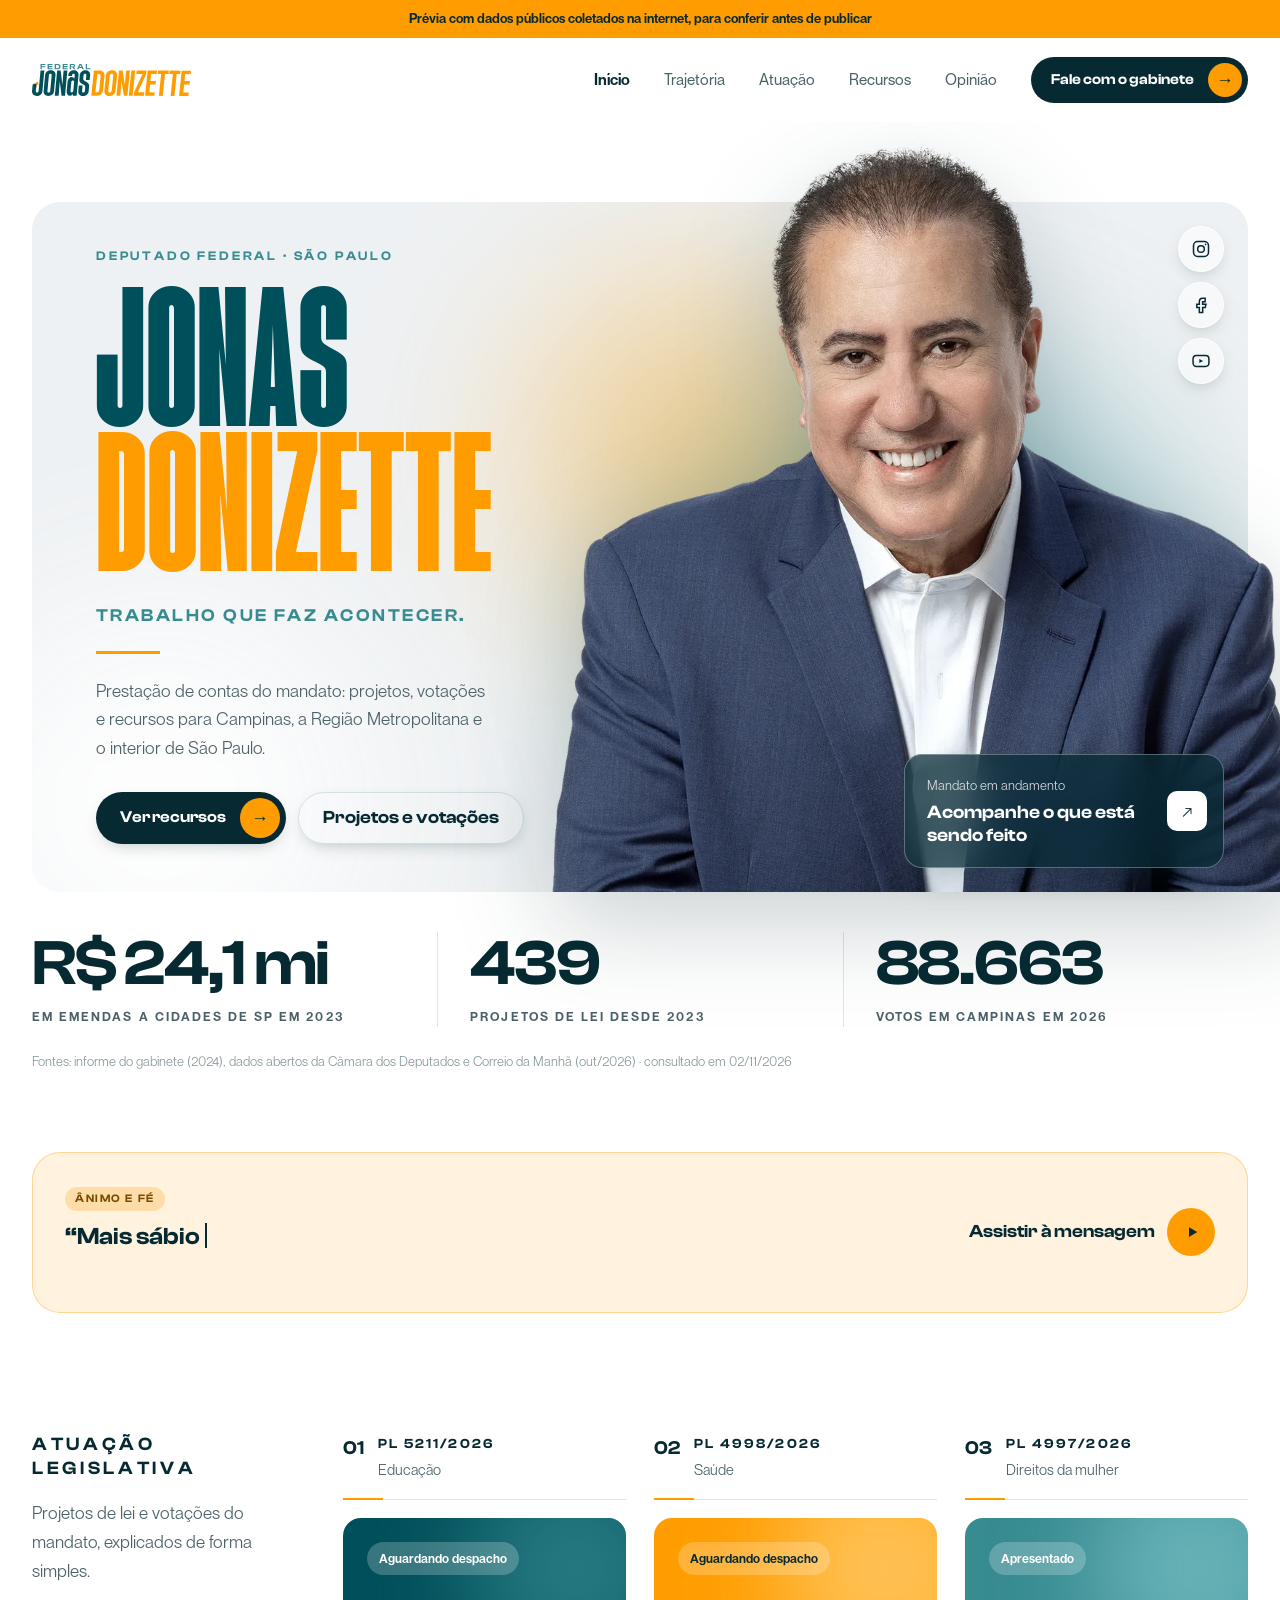
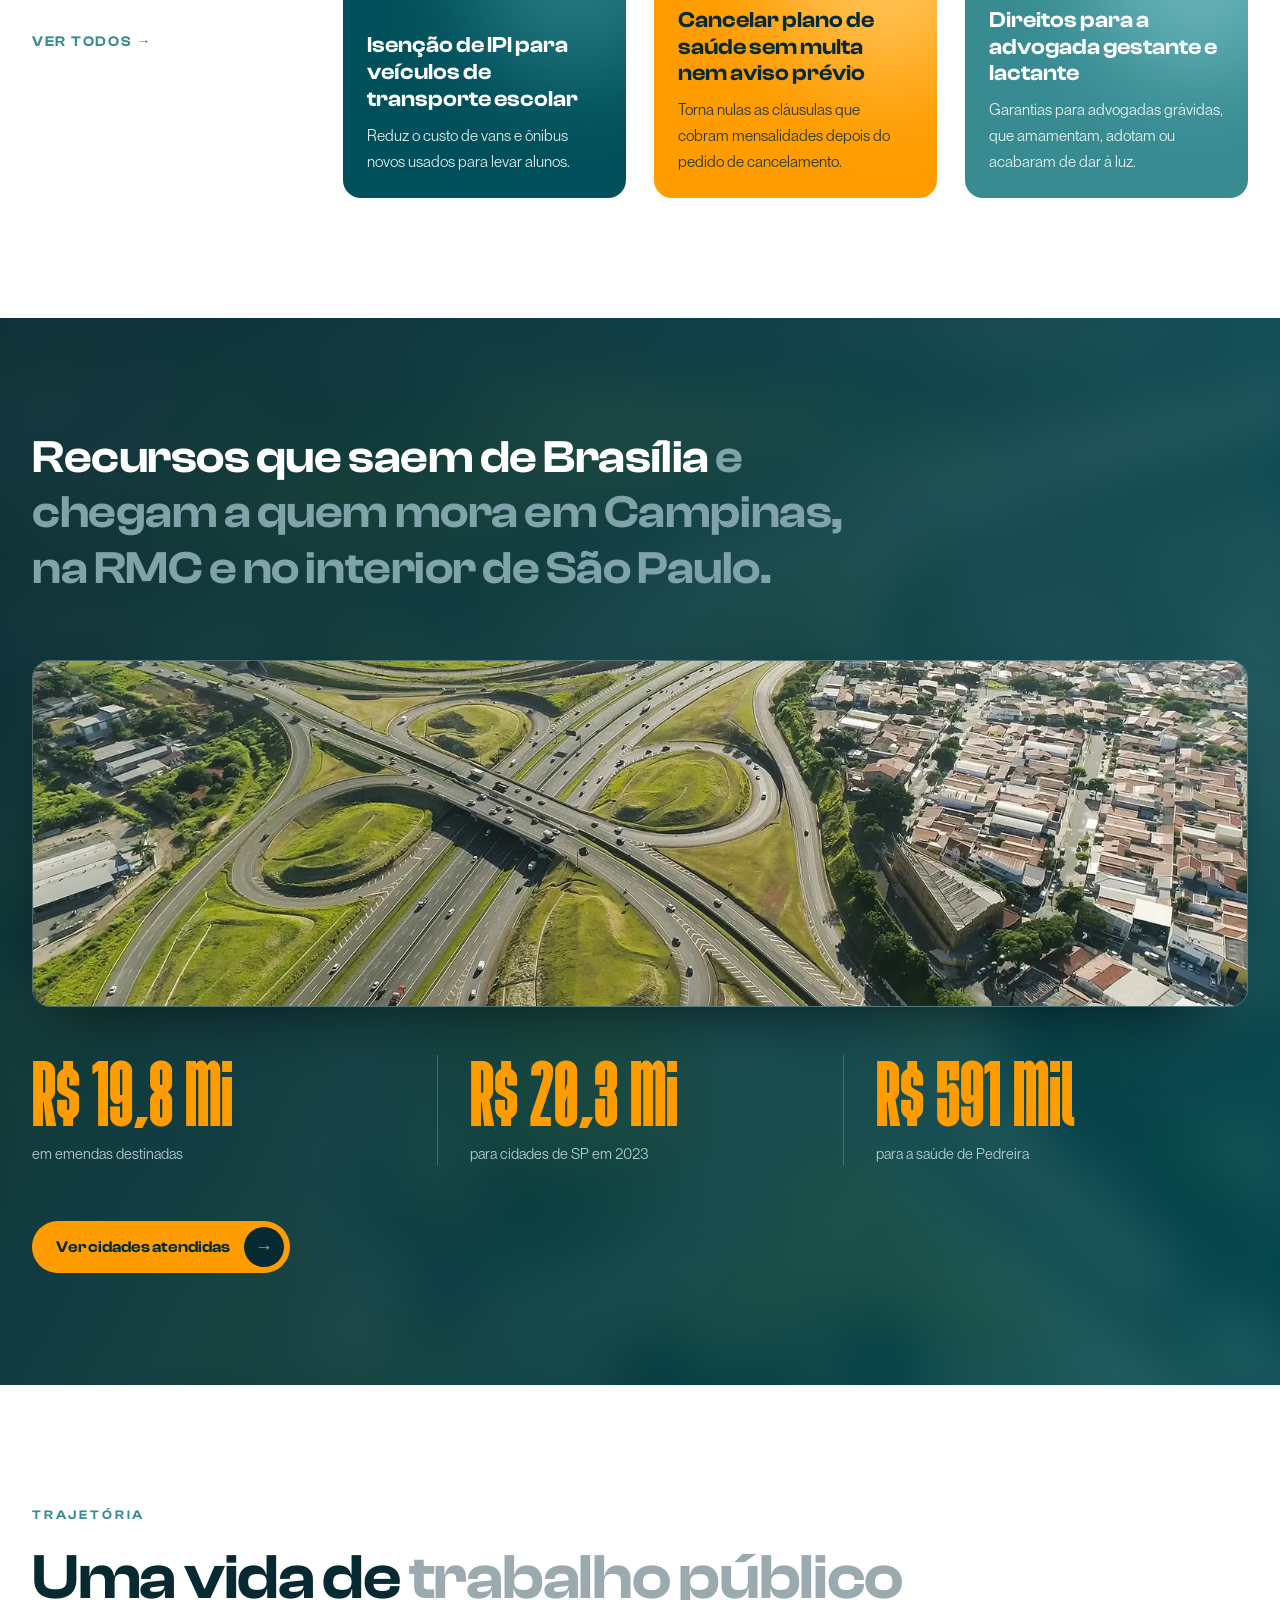
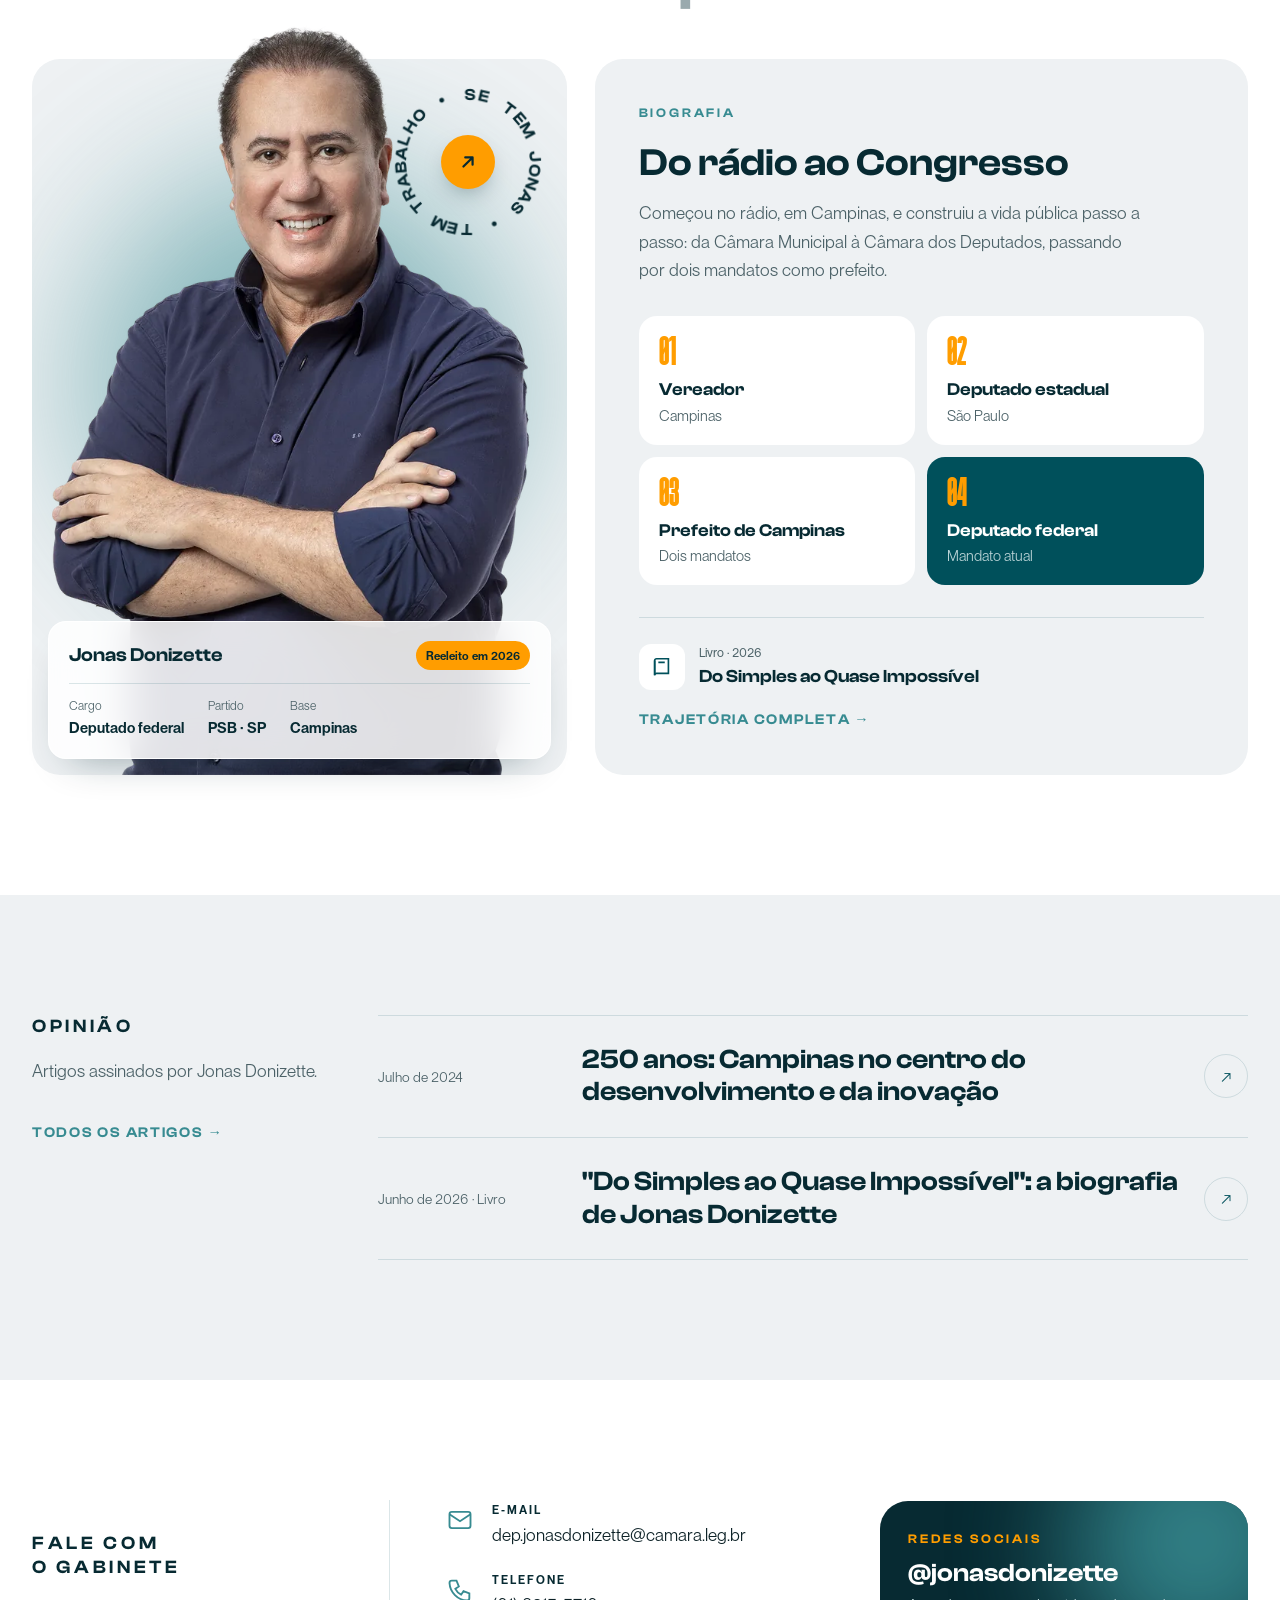
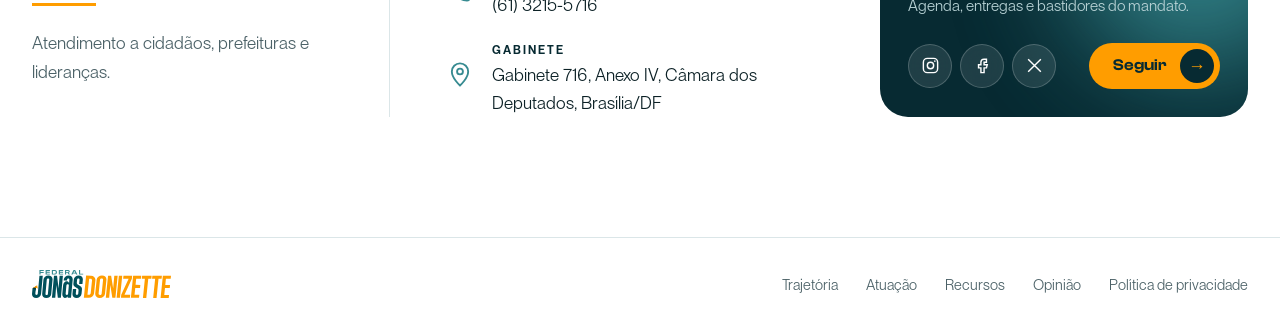
<file: index.html>
<!doctype html>
<html lang="pt-BR">
<head>
  <meta charset="utf-8">
  <meta name="viewport" content="width=device-width, initial-scale=1">
  <title>Jonas Donizette — Deputado Federal</title>
  <meta name="description" content="Site oficial do mandato de Jonas Donizette, deputado federal por São Paulo: projetos, votações, recursos para as cidades e artigos.">
  <link rel="preload" href="assets/fonts/agharti-ultracond-black.ttf" as="font" type="font/ttf" crossorigin>
  <link rel="preload" href="assets/img/jonas-hero.webp" as="image">
  <link rel="stylesheet" href="styles.css?v=21">
</head>
<body>
  <a class="skip" href="#conteudo">Pular para o conteúdo</a>
  <div class="previa" role="note">Prévia com dados públicos coletados na internet, para conferir antes de publicar</div>

  <!-- ============ MENU ============ -->
  <header class="topo" id="topo">
    <div class="container topo-inner">
      <a href="#" class="topo-logo" aria-label="Jonas Donizette — início">
        <img src="assets/img/logo.svg" alt="Jonas Donizette Federal" width="170" height="34">
      </a>
      <button class="menu-btn" aria-expanded="false" aria-controls="menu" aria-label="Abrir menu">
        <span></span><span></span><span></span>
      </button>
      <nav id="menu" class="menu" aria-label="Principal">
        <a href="#" aria-current="page">Início</a>
        <a href="#trajetoria">Trajetória</a>
        <a href="#atuacao">Atuação</a>
        <a href="#recursos">Recursos</a>
        <a href="opiniao/index.html">Opinião</a>
        <a href="#contato" class="pill-seta">Fale com o gabinete <span class="pill-ic" aria-hidden="true">→</span></a>
      </nav>
    </div>
  </header>

  <main id="conteudo">

    <!-- ============ HERO ============ -->
    <section class="hero">
      <div class="container">
        <div class="hero-card">
          <span class="hero-fundo" aria-hidden="true"><span class="blob blob-a"></span><span class="blob blob-b"></span><span class="blob blob-c"></span></span>
          <div class="hero-texto">
            <p class="meta entra">Deputado Federal · São Paulo</p>
            <h1 class="hero-nome"><span class="entra" style="--atraso:.1s">Jonas</span><span class="entra" style="--atraso:.22s">Donizette</span></h1>
            <p class="hero-assinatura entra" style="--atraso:.4s">Trabalho que faz acontecer.</p>
            <span class="traco" aria-hidden="true"></span>
            <p class="hero-lede entra" style="--atraso:.5s">Prestação de contas do mandato: projetos, votações e recursos para Campinas, a Região Metropolitana e o interior de São Paulo.</p>
            <div class="hero-acoes entra" style="--atraso:.6s" data-tilt-grupo>
              <a href="#recursos" class="pill-seta pill-escuro">Ver recursos <span class="pill-ic" aria-hidden="true">→</span></a>
              <a href="#atuacao" class="pill-linha">Projetos e votações</a>
            </div>
          </div>

          <div class="hero-foto entra" style="--atraso:.25s">
              <img src="assets/img/jonas-hero.webp" alt="Jonas Donizette sorrindo, de terno azul" width="1100" height="1037" fetchpriority="high">
            <ul class="hero-redes" aria-label="Redes sociais" data-tilt-grupo>
              <li><a href="https://www.instagram.com/jonasdonizette/" aria-label="Instagram"><svg viewBox="0 0 24 24" aria-hidden="true"><rect x="3" y="3" width="18" height="18" rx="5"/><circle cx="12" cy="12" r="4"/><circle cx="17.5" cy="6.5" r="1" class="cheio"/></svg></a></li>
              <li><a href="https://www.facebook.com/jonasdonizette" aria-label="Facebook"><svg viewBox="0 0 24 24" aria-hidden="true"><path d="M14 8h3V4h-3a4 4 0 0 0-4 4v3H7v4h3v6h4v-6h3l1-4h-4V8z"/></svg></a></li>
              <li><a href="#" aria-label="YouTube"><svg viewBox="0 0 24 24" aria-hidden="true"><rect x="2.5" y="5.5" width="19" height="13" rx="4"/><path d="M10 9.5v5l4.5-2.5z" class="cheio"/></svg></a></li>
            </ul>
            <a href="#atuacao" class="vidro">
              <span class="vidro-meta">Mandato em andamento</span>
              <strong>Acompanhe o que está sendo feito</strong>
              <span class="vidro-ic" aria-hidden="true">↗</span>
            </a>
          </div>
        </div>

        <!-- números logo abaixo do card -->
        <div class="numeros" aria-label="Números do mandato">
          <div class="numero"><strong data-conta="26.5" data-casas="1" data-prefixo="R$ " data-sufixo=" mi">R$ 26,5 mi</strong><span>em emendas a cidades de SP em 2023</span></div>
          <div class="numero"><strong data-conta="482">482</strong><span>projetos de lei desde 2023</span></div>
          <div class="numero"><strong data-conta="97335">97.335</strong><span>votos em Campinas em 2026</span></div>
          <p class="numeros-fonte">Fontes: informe do gabinete (2024), dados abertos da Câmara dos Deputados e Correio da Manhã (out/2026) · consultado em 02/11/2026</p>
        </div>
      </div>
    </section>

    <!-- ============ CIDADES (faixa) ============ -->
    <section class="fe" aria-label="Mensagem de ânimo e fé">
      <div class="container">
        <a class="fe-box reveal" href="https://www.instagram.com/p/DfCfayKBgLB/">
          <div class="fe-texto">
            <span class="fe-tag">Ânimo e fé</span>
            <blockquote class="fe-frase" data-escrever>“Mais sábio do que aprender com os próprios erros é aprender com os erros dos outros.”</blockquote>
          </div>
          <span class="fe-cta">Assistir à mensagem <span class="fe-play" aria-hidden="true"><svg viewBox="0 0 24 24"><path d="M8 5.5v13l11-6.5z"/></svg></span></span>
        </a>
      </div>
    </section>

    <!-- ============ ATUAÇÃO ============ -->
    <section class="secao" id="atuacao">
      <div class="container atuacao-grid">
        <div class="atuacao-intro">
          <h2 class="titulo-caps">Atuação<br>legislativa</h2>
          <p>Projetos de lei e votações do mandato, explicados de forma simples.</p>
          <a href="https://www.camara.leg.br/deputados/160548" class="link-seta">Ver todos <span aria-hidden="true">→</span></a>
        </div>

        <article class="proj reveal" style="--atraso:0s">
          <header class="proj-cab"><span class="proj-n">01</span><div><strong>PL 5211/2026</strong><span>Educação</span></div></header>
          <a class="proj-card cor-petroleo" href="https://www.camara.leg.br/propostas-legislativas/2644768">
            <span class="chip">Aguardando despacho</span>
            <h3>Isenção de IPI para veículos de transporte escolar</h3>
            <p>Reduz o custo de vans e ônibus novos usados para levar alunos.</p>
          </a>
        </article>
        <article class="proj reveal" style="--atraso:.12s">
          <header class="proj-cab"><span class="proj-n">02</span><div><strong>PL 4998/2026</strong><span>Saúde</span></div></header>
          <a class="proj-card cor-laranja" href="https://www.camara.leg.br/propostas-legislativas/2642697">
            <span class="chip">Aguardando despacho</span>
            <h3>Cancelar plano de saúde sem multa nem aviso prévio</h3>
            <p>Torna nulas as cláusulas que cobram mensalidades depois do pedido de cancelamento.</p>
          </a>
        </article>
        <article class="proj reveal" style="--atraso:.24s">
          <header class="proj-cab"><span class="proj-n">03</span><div><strong>PL 4997/2026</strong><span>Direitos da mulher</span></div></header>
          <a class="proj-card cor-verde" href="https://www.camara.leg.br/propostas-legislativas/2642696">
            <span class="chip">Apresentado</span>
            <h3>Direitos para a advogada gestante e lactante</h3>
            <p>Garantias para advogadas grávidas, que amamentam, adotam ou acabaram de dar à luz.</p>
          </a>
        </article>
      </div>
    </section>

    <!-- ============ RECURSOS (faixa escura) ============ -->
    <section class="recursos" id="recursos">
      <img class="recursos-bg" src="assets/img/rmc-aerea.webp" alt="" loading="lazy" width="1600" height="843">
      <div class="container">
        <p class="recursos-frase">Recursos que saem de Brasília <span>e chegam a quem mora em Campinas, na RMC e no interior de São Paulo.</span></p>
        <div class="recursos-linha">
          <figure class="recursos-thumb">
            <img src="assets/img/rmc-aerea.webp" alt="Vista aérea de rodovias e bairros da Região Metropolitana de Campinas" loading="lazy" width="1600" height="843">
          </figure>
          <div class="recursos-num reveal"><strong data-conta="25.8" data-casas="1" data-prefixo="R$ " data-sufixo=" mi">R$ 25,8 mi</strong><span>em emendas destinadas</span></div>
          <div class="recursos-num reveal" style="--atraso:.12s"><strong data-conta="26.5" data-casas="1" data-prefixo="R$ " data-sufixo=" mi">R$ 26,5 mi</strong><span>para cidades de SP em 2023</span></div>
          <div class="recursos-num reveal" style="--atraso:.24s"><strong data-conta="770" data-prefixo="R$ " data-sufixo=" mil">R$ 770 mil</strong><span>para a saúde de Pedreira</span></div>
        </div>
        <a href="#" class="pill-seta pill-laranja">Ver cidades atendidas <span class="pill-ic" aria-hidden="true">→</span></a>
      </div>
    </section>

    <!-- ============ TRAJETÓRIA (cards estilo persona) ============ -->
    <section class="secao" id="trajetoria">
      <div class="container">
        <p class="meta">Trajetória</p>
        <h2 class="titulo">Uma vida de <em>trabalho público</em></h2>
        <div class="traj">
          <div class="traj-foto">
            <div class="selo" data-circular="SE TEM JONAS • TEM TRABALHO • " role="img" aria-label="Se tem Jonas, tem trabalho">
              <div class="selo-tilt">
                <div class="selo-anel" aria-hidden="true"></div>
                <span class="selo-centro" aria-hidden="true"><svg viewBox="0 0 24 24"><path d="M7 17 17 7M9 7h8v8"/></svg></span>
              </div>
            </div>
            <span class="traj-fundo" aria-hidden="true"><span class="blob blob-d"></span></span>
            <img src="assets/img/jonas-radio.webp" alt="Jonas Donizette de braços cruzados, camisa escura" loading="lazy" width="700" height="1009">
            <div class="vidro-info">
              <div class="vidro-info-topo"><strong>Jonas Donizette</strong><span class="chip-laranja">Reeleito em 2026</span></div>
              <dl>
                <div><dt>Cargo</dt><dd>Deputado federal</dd></div>
                <div><dt>Partido</dt><dd>PSB · SP</dd></div>
                <div><dt>Base</dt><dd>Campinas</dd></div>
              </dl>
            </div>
          </div>
          <div class="traj-card reveal">
            <div>
              <p class="meta">Biografia</p>
              <h3>Do rádio ao Congresso</h3>
              <p class="traj-bio">Começou no rádio, em Campinas, e construiu a vida pública passo a passo: da Câmara Municipal à Câmara dos Deputados, passando por dois mandatos como prefeito.</p>
            </div>
            <ol class="etapas">
              <li><span class="etapa-n">01</span><strong>Vereador</strong><span>Campinas</span></li>
              <li><span class="etapa-n">02</span><strong>Deputado estadual</strong><span>São Paulo</span></li>
              <li><span class="etapa-n">03</span><strong>Prefeito de Campinas</strong><span>Dois mandatos</span></li>
              <li class="etapa-atual"><span class="etapa-n">04</span><strong>Deputado federal</strong><span>Mandato atual</span></li>
            </ol>
            <div class="traj-rodape">
              <a class="livro" href="opiniao/do-simples-ao-quase-impossivel.html">
                <span class="livro-ic" aria-hidden="true"><svg viewBox="0 0 24 24"><path d="M4 5a2 2 0 0 1 2-2h13v16H6a2 2 0 0 0-2 2z"/><path d="M4 21V5M8 7h7"/></svg></span>
                <span><small>Livro · 2026</small>Do Simples ao Quase Impossível</span>
              </a>
              <a href="#" class="link-seta">Trajetória completa <span aria-hidden="true">→</span></a>
            </div>
          </div>
        </div>
      </div>
    </section>

    <!-- ============ OPINIÃO ============ -->
    <section class="secao secao-cinza" id="opiniao">
      <div class="container opiniao-grid">
        <div>
          <h2 class="titulo-caps">Opinião</h2>
          <p>Artigos assinados por Jonas Donizette.</p>
          <a href="opiniao/index.html" class="link-seta">Todos os artigos <span aria-hidden="true">→</span></a>
        </div>
        <ul class="artigos">
          <li class="reveal"><a href="opiniao/250-anos-campinas.html"><span class="artigo-data">Julho de 2024</span><strong>250 anos: Campinas no centro do desenvolvimento e da inovação</strong><span class="artigo-ic" aria-hidden="true">↗</span></a></li>
          <li class="reveal"><a href="opiniao/do-simples-ao-quase-impossivel.html"><span class="artigo-data">Junho de 2026 · Livro</span><strong>"Do Simples ao Quase Impossível": a biografia de Jonas Donizette</strong><span class="artigo-ic" aria-hidden="true">↗</span></a></li>
        </ul>
      </div>
    </section>

    <!-- ============ CONTATO ============ -->
    <section class="secao" id="contato">
      <div class="container contato-grid">
        <div>
          <h2 class="titulo-caps">Fale com<br>o gabinete</h2>
          <span class="traco" aria-hidden="true"></span>
          <p>Atendimento a cidadãos, prefeituras e lideranças.</p>
        </div>
        <ul class="contato-lista">
          <li><span class="contato-ic" aria-hidden="true"><svg viewBox="0 0 24 24"><rect x="3" y="5" width="18" height="14" rx="2"/><path d="m3 7 9 6 9-6"/></svg></span><div><small>E-mail</small>dep.jonasdonizette@camara.leg.br</div></li>
          <li><span class="contato-ic" aria-hidden="true"><svg viewBox="0 0 24 24"><path d="M5 4h4l2 5-3 2a11 11 0 0 0 5 5l2-3 5 2v4a2 2 0 0 1-2 2A16 16 0 0 1 3 6a2 2 0 0 1 2-2"/></svg></span><div><small>Telefone</small>(61) 3215-5716</div></li>
          <li><span class="contato-ic" aria-hidden="true"><svg viewBox="0 0 24 24"><path d="M12 21s-7-6.2-7-12a7 7 0 0 1 14 0c0 5.8-7 12-7 12z"/><circle cx="12" cy="9" r="2.5"/></svg></span><div><small>Gabinete</small>Gabinete 716, Anexo IV, Câmara dos Deputados, Brasília/DF</div></li>
        </ul>
        <div class="redes-box">
          <span class="blob blob-e" aria-hidden="true"></span>
          <p class="meta meta-laranja">Redes sociais</p>
          <strong class="redes-handle">@jonasdonizette</strong>
          <p class="redes-txt">Agenda, entregas e bastidores do mandato.</p>
          <div class="redes-rodape">
            <ul class="redes-ics" aria-label="Redes sociais">
              <li><a href="https://www.instagram.com/jonasdonizette/" aria-label="Instagram"><svg viewBox="0 0 24 24" aria-hidden="true"><rect x="3" y="3" width="18" height="18" rx="5"/><circle cx="12" cy="12" r="4"/><circle cx="17.5" cy="6.5" r="1" class="cheio"/></svg></a></li>
              <li><a href="https://www.facebook.com/jonasdonizette" aria-label="Facebook"><svg viewBox="0 0 24 24" aria-hidden="true"><path d="M14 8h3V4h-3a4 4 0 0 0-4 4v3H7v4h3v6h4v-6h3l1-4h-4V8z"/></svg></a></li>
              <li><a href="https://twitter.com/jonas_donizette" aria-label="X (Twitter)"><svg viewBox="0 0 24 24" aria-hidden="true"><path d="M4 4l16 16M20 4L4 20"/></svg></a></li>
            </ul>
            <a href="https://www.instagram.com/jonasdonizette/" class="pill-seta pill-laranja">Seguir <span class="pill-ic" aria-hidden="true">→</span></a>
          </div>
        </div>
      </div>
    </section>
  </main>

  <footer class="rodape">
    <div class="container rodape-inner">
      <img src="assets/img/logo.svg" alt="Jonas Donizette Federal" width="150" height="30" loading="lazy">
      <nav aria-label="Rodapé">
        <a href="#trajetoria">Trajetória</a>
        <a href="#atuacao">Atuação</a>
        <a href="#recursos">Recursos</a>
        <a href="#opiniao">Opinião</a>
        <a href="#">Política de privacidade</a>
      </nav>
    </div>
  </footer>

  <script src="main.js?v=14"></script>
</body>
</html>
</file>
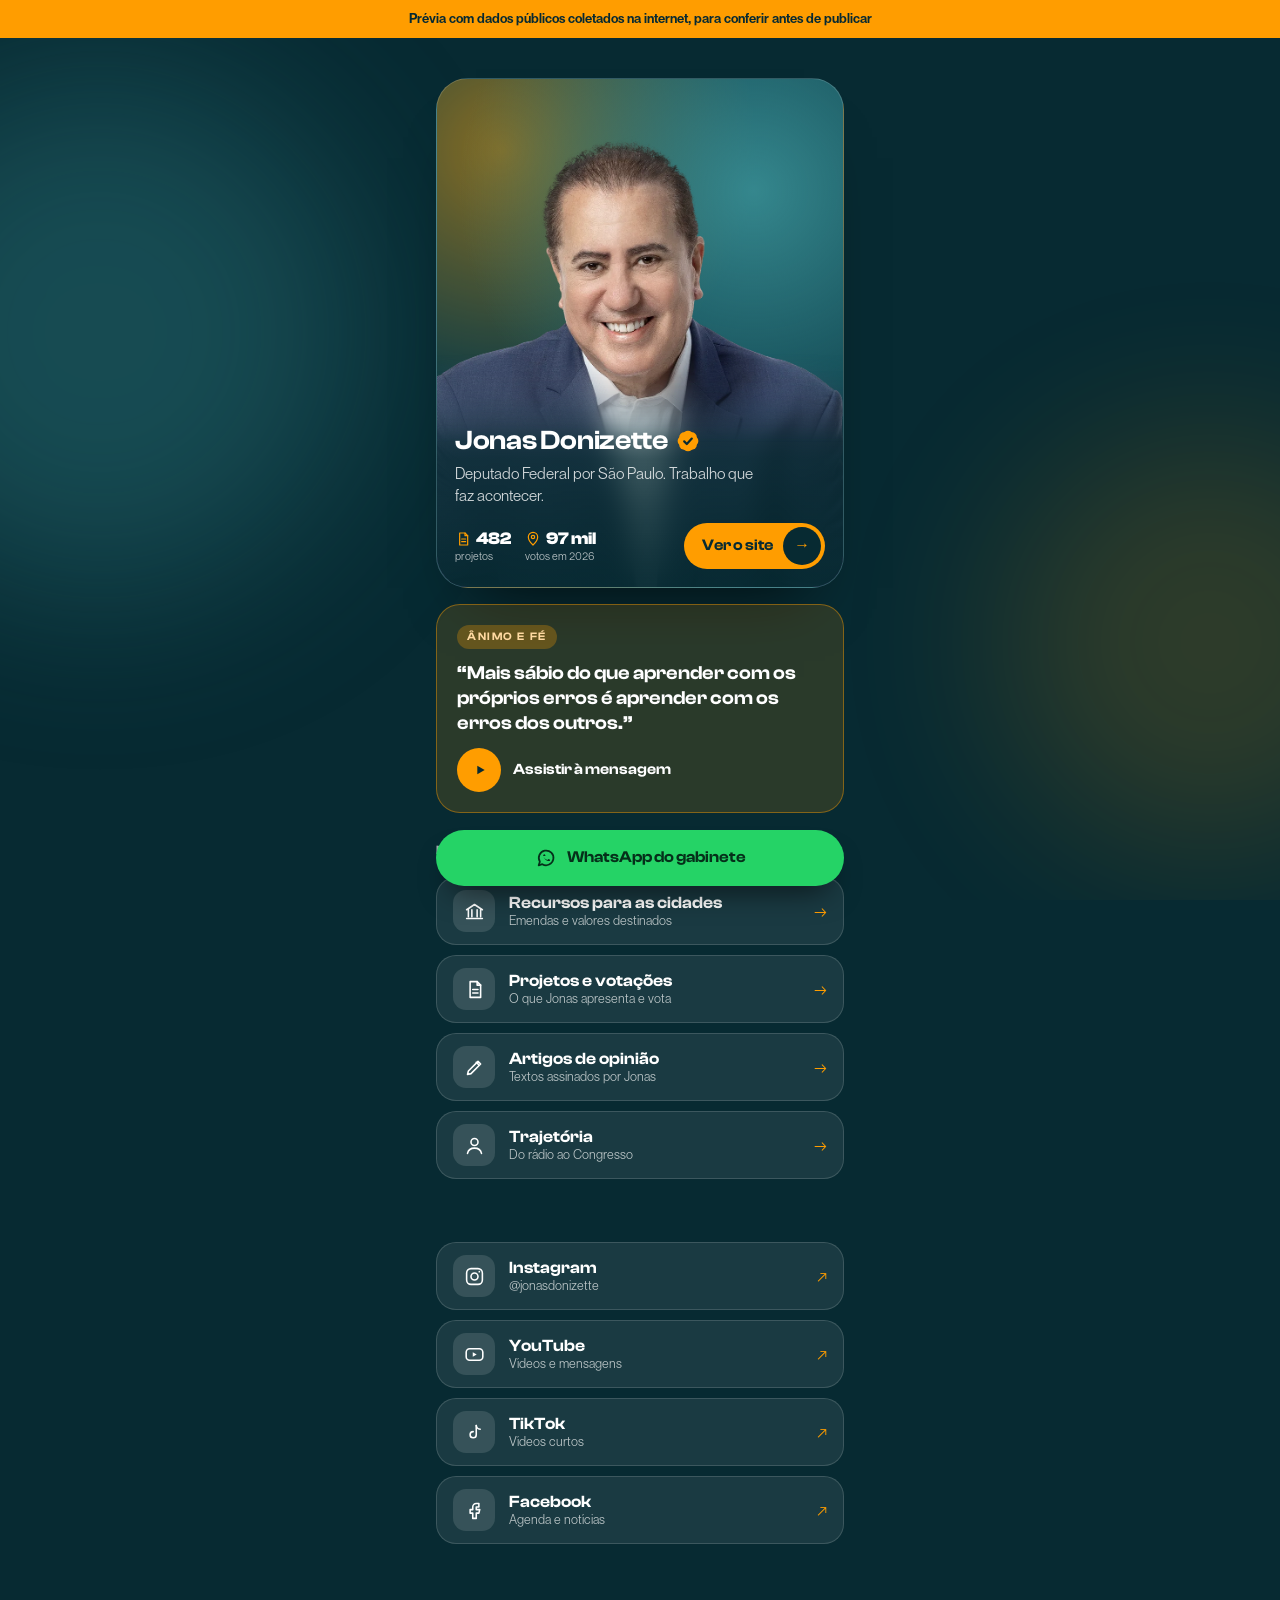
<file: links/index.html>
<!doctype html>
<html lang="pt-BR">
<head>
  <meta charset="utf-8">
  <meta name="viewport" content="width=device-width, initial-scale=1">
  <title>Links — Jonas Donizette</title>
  <meta name="description" content="Todos os canais de Jonas Donizette, deputado federal por São Paulo: site do mandato, redes sociais e WhatsApp do gabinete.">
  <meta name="theme-color" content="#072a32">
  <link rel="preload" href="../assets/fonts/clash-semibold.otf" as="font" type="font/otf" crossorigin>
  <link rel="stylesheet" href="../styles.css?v=21">
  <link rel="stylesheet" href="/links/links.css?v=5">
</head>
<body class="links">
  <div class="links-fundo" aria-hidden="true"><span class="blob bg-a"></span><span class="blob bg-b"></span></div>
  <div class="previa" role="note">Prévia com dados públicos coletados na internet, para conferir antes de publicar</div>

  <main class="pagina">

    <!-- ========== PERFIL (card com foto, vidro embaixo) ========== -->
    <section class="perfil entra" aria-label="Jonas Donizette">
      <img src="../assets/img/jonas-hero.webp" alt="Jonas Donizette sorrindo, de terno azul" width="1100" height="1037" fetchpriority="high">
      <div class="perfil-info">
        <h1>Jonas Donizette
          <svg class="selo-ok" viewBox="0 0 24 24" role="img" aria-label="Perfil oficial"><rect x="3.2" y="3.2" width="17.6" height="17.6" rx="5" fill="#ff9d00"/><rect x="3.2" y="3.2" width="17.6" height="17.6" rx="5" fill="#ff9d00" transform="rotate(45 12 12)"/><path d="m8.2 12.4 2.6 2.6 5-5.4" fill="none" stroke="#072a32" stroke-width="2.2" stroke-linecap="round" stroke-linejoin="round"/></svg>
        </h1>
        <p class="perfil-desc">Deputado Federal por São Paulo. Trabalho que faz acontecer.</p>
        <div class="perfil-linha">
          <ul class="stats" aria-label="Números do mandato">
            <li class="stat"><span class="stat-n"><svg viewBox="0 0 24 24" aria-hidden="true"><path d="M7 3h8l4 4v14H7z"/><path d="M15 3v4h4M10 12h6M10 16h6"/></svg>482</span><span class="stat-l">projetos</span></li>
            <li class="stat"><span class="stat-n"><svg viewBox="0 0 24 24" aria-hidden="true"><path d="M12 21s-7-6.2-7-12a7 7 0 0 1 14 0c0 5.8-7 12-7 12z"/><circle cx="12" cy="9" r="2.5"/></svg>97 mil</span><span class="stat-l">votos em 2026</span></li>
          </ul>
          <a class="btn-site tilt" href="../index.html">Ver o site <span class="btn-site-ic" aria-hidden="true">→</span></a>
        </div>
      </div>
    </section>

    <!-- ========== ÂNIMO E FÉ — TROQUE A FRASE E O LINK TODA SEMANA ========== -->
    <a class="fl entra" style="--atraso:.1s" href="https://www.instagram.com/p/DfCfayKBgLB/">
      <span class="fl-tag">Ânimo e fé</span>
      <span class="fl-frase">“Mais sábio do que aprender com os próprios erros é aprender com os erros dos outros.”</span>
      <span class="fl-cta"><span class="fl-play" aria-hidden="true"><svg viewBox="0 0 24 24"><path d="M8 5.5v13l11-6.5z"/></svg></span>Assistir à mensagem</span>
    </a>

    <!-- ========== NO SITE ========== -->
    <h2 class="sec entra" style="--atraso:.16s">No site do mandato</h2>
    <ul class="lista">
      <li class="entra" style="--atraso:.2s"><a class="lk tilt" href="../index.html#recursos"><span class="lk-ic"><svg viewBox="0 0 24 24" aria-hidden="true"><path d="M3 10l9-6 9 6M5 10v8M9 10v8M15 10v8M19 10v8M3 20h18"/></svg></span><span class="lk-txt"><strong>Recursos para as cidades</strong><small>Emendas e valores destinados</small></span><span class="lk-seta" aria-hidden="true">→</span></a></li>
      <li class="entra" style="--atraso:.24s"><a class="lk tilt" href="../index.html#atuacao"><span class="lk-ic"><svg viewBox="0 0 24 24" aria-hidden="true"><path d="M7 3h8l4 4v14H7z"/><path d="M15 3v4h4M10 12h6M10 16h6"/></svg></span><span class="lk-txt"><strong>Projetos e votações</strong><small>O que Jonas apresenta e vota</small></span><span class="lk-seta" aria-hidden="true">→</span></a></li>
      <li class="entra" style="--atraso:.28s"><a class="lk tilt" href="../opiniao/index.html"><span class="lk-ic"><svg viewBox="0 0 24 24" aria-hidden="true"><path d="M4 20l4-1 11-11-3-3L5 16z"/><path d="M14 6l3 3"/></svg></span><span class="lk-txt"><strong>Artigos de opinião</strong><small>Textos assinados por Jonas</small></span><span class="lk-seta" aria-hidden="true">→</span></a></li>
      <li class="entra" style="--atraso:.32s"><a class="lk tilt" href="../index.html#trajetoria"><span class="lk-ic"><svg viewBox="0 0 24 24" aria-hidden="true"><circle cx="12" cy="8" r="4"/><path d="M4 21c1-4.4 4-6 8-6s7 1.6 8 6"/></svg></span><span class="lk-txt"><strong>Trajetória</strong><small>Do rádio ao Congresso</small></span><span class="lk-seta" aria-hidden="true">→</span></a></li>
    </ul>

    <!-- ========== REDES (links vazios por enquanto: preencher em links.js) ========== -->
    <h2 class="sec entra" style="--atraso:.36s">Acompanhe nas redes</h2>
    <ul class="lista">
      <li class="entra" style="--atraso:.4s"><a class="lk tilt" data-rede="instagram" href="#"><span class="lk-ic"><svg viewBox="0 0 24 24" aria-hidden="true"><rect x="3" y="3" width="18" height="18" rx="5"/><circle cx="12" cy="12" r="4"/><circle cx="17.5" cy="6.5" r="1" class="cheio"/></svg></span><span class="lk-txt"><strong>Instagram</strong><small>@jonasdonizette</small></span><span class="lk-seta" aria-hidden="true">↗</span></a></li>
      <li class="entra" style="--atraso:.44s"><a class="lk tilt" data-rede="youtube" href="#"><span class="lk-ic"><svg viewBox="0 0 24 24" aria-hidden="true"><rect x="2.5" y="5.5" width="19" height="13" rx="4"/><path d="M10 9.5v5l4.5-2.5z" class="cheio"/></svg></span><span class="lk-txt"><strong>YouTube</strong><small>Vídeos e mensagens</small></span><span class="lk-seta" aria-hidden="true">↗</span></a></li>
      <li class="entra" style="--atraso:.48s"><a class="lk tilt" data-rede="tiktok" href="#"><span class="lk-ic"><svg viewBox="0 0 24 24" aria-hidden="true"><path d="M14 4v10.5a3.5 3.5 0 1 1-3.5-3.5"/><path d="M14 4c.3 2.4 1.9 4 4.5 4.2"/></svg></span><span class="lk-txt"><strong>TikTok</strong><small>Vídeos curtos</small></span><span class="lk-seta" aria-hidden="true">↗</span></a></li>
      <li class="entra" style="--atraso:.52s"><a class="lk tilt" data-rede="facebook" href="#"><span class="lk-ic"><svg viewBox="0 0 24 24" aria-hidden="true"><path d="M14 8h3V4h-3a4 4 0 0 0-4 4v3H7v4h3v6h4v-6h3l1-4h-4V8z"/></svg></span><span class="lk-txt"><strong>Facebook</strong><small>Agenda e notícias</small></span><span class="lk-seta" aria-hidden="true">↗</span></a></li>
    </ul>

    <footer class="links-rodape entra" style="--atraso:.56s">
      <img src="../assets/img/logo.svg" alt="Jonas Donizette Federal" width="150" height="30" loading="lazy">
      <p>Fontes: dados abertos da Câmara dos Deputados e Correio da Manhã (out/2026) · consultado em 02/11/2026</p>
    </footer>
  </main>

  <!-- ========== WHATSAPP DO GABINETE (fixo embaixo; link vazio por enquanto) ========== -->
  <div class="zap-caixa">
    <a class="zap entra" style="--atraso:.6s" data-rede="whatsapp" href="#"><svg viewBox="0 0 24 24" aria-hidden="true"><path d="M4 20l1.3-4A8 8 0 1 1 8 18.7z"/><path d="M9 9.5c.5 2.2 2.3 4 4.5 4.6l1.2-1.1 1.8.8-.4 1.6c-3.8.2-7.2-3.2-7-7l1.6-.4.8 1.8z" class="cheio"/></svg>WhatsApp do gabinete</a>
  </div>

  <script src="/links/links.js?v=2"></script>
</body>
</html>
</file>
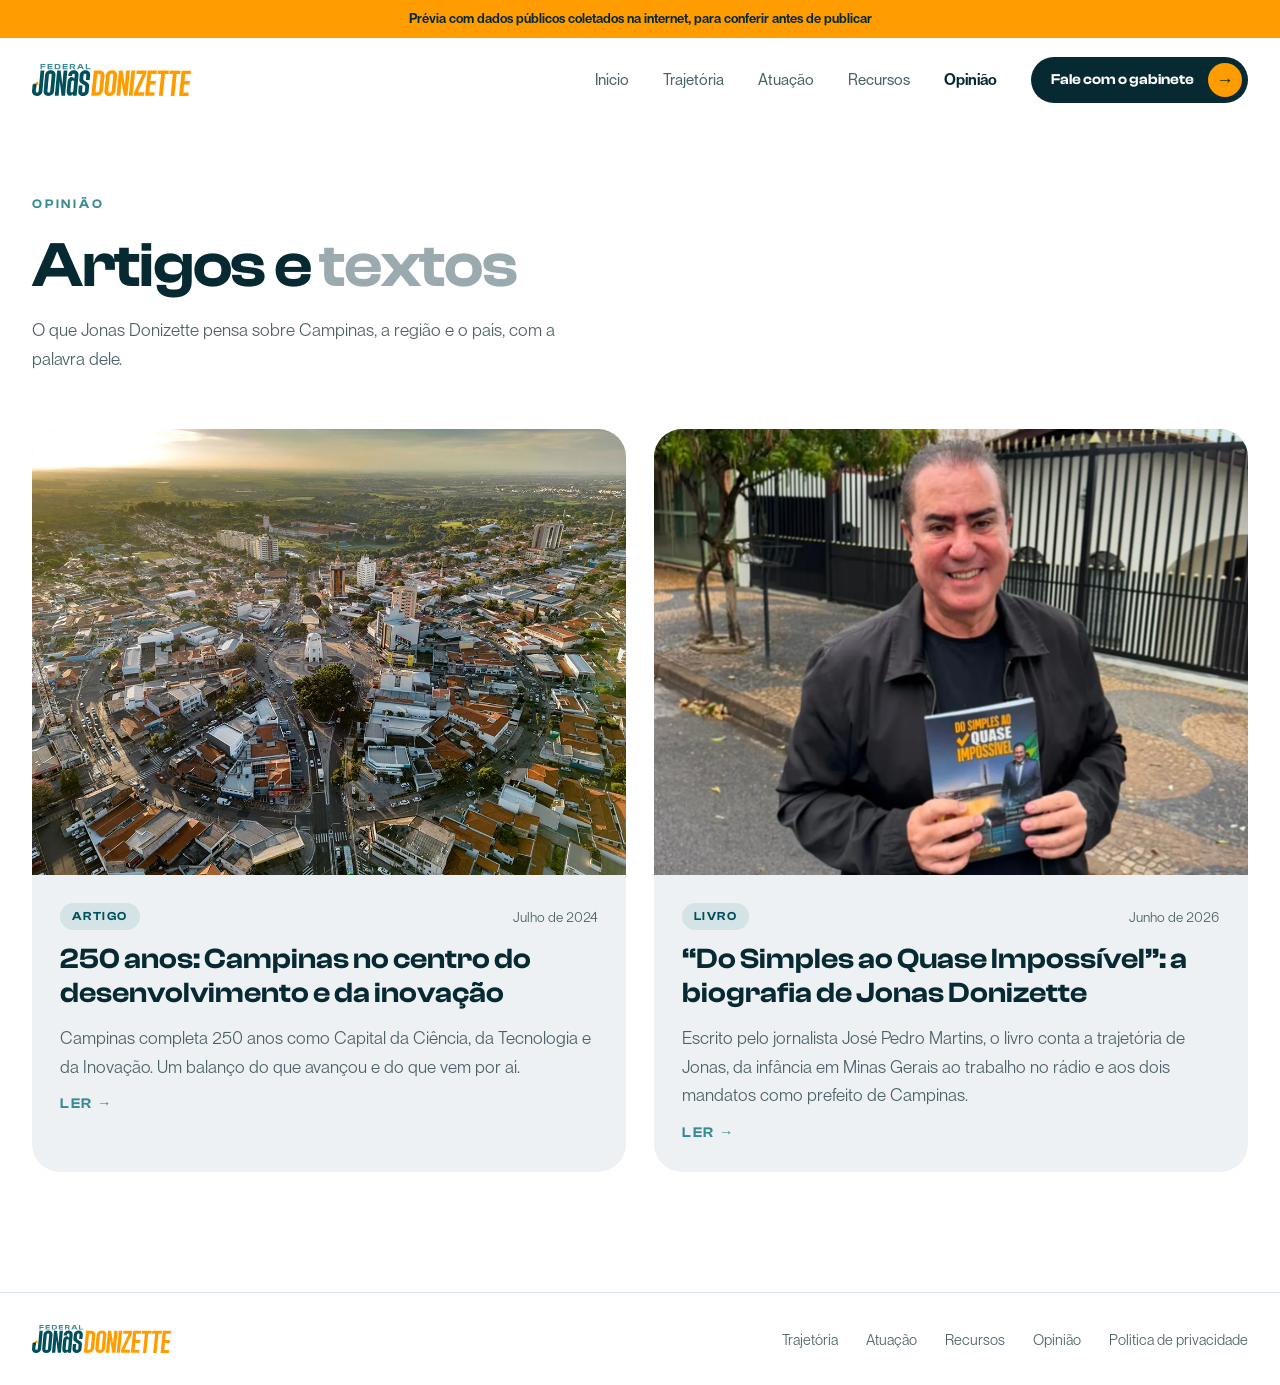
<file: opiniao/index.html>
<!doctype html>
<html lang="pt-BR">
<head>
  <meta charset="utf-8">
  <meta name="viewport" content="width=device-width, initial-scale=1">
  <title>Opinião — Jonas Donizette</title>
  <meta name="description" content="Artigos e textos de Jonas Donizette, deputado federal por São Paulo.">
  <link rel="stylesheet" href="../styles.css?v=14">
</head>
<body>
  <a class="skip" href="#conteudo">Pular para o conteúdo</a>
  <div class="previa" role="note">Prévia com dados públicos coletados na internet, para conferir antes de publicar</div>

  <header class="topo" id="topo">
    <div class="container topo-inner">
      <a href="../index.html" class="topo-logo" aria-label="Jonas Donizette — início">
        <img src="../assets/img/logo.svg" alt="Jonas Donizette Federal" width="170" height="34">
      </a>
      <button class="menu-btn" aria-expanded="false" aria-controls="menu" aria-label="Abrir menu">
        <span></span><span></span><span></span>
      </button>
      <nav id="menu" class="menu" aria-label="Principal">
        <a href="../index.html">Início</a>
        <a href="../index.html#trajetoria">Trajetória</a>
        <a href="../index.html#atuacao">Atuação</a>
        <a href="../index.html#recursos">Recursos</a>
        <a href="index.html" aria-current="page">Opinião</a>
        <a href="../index.html#contato" class="pill-seta">Fale com o gabinete <span class="pill-ic" aria-hidden="true">→</span></a>
      </nav>
    </div>
  </header>

  <main id="conteudo">
    <section class="pagina-cab">
      <div class="container">
        <p class="meta entra">Opinião</p>
        <h1 class="titulo entra" style="--atraso:.1s">Artigos e <em>textos</em></h1>
        <p class="pagina-lede entra" style="--atraso:.2s">O que Jonas Donizette pensa sobre Campinas, a região e o país, com a palavra dele.</p>
      </div>
    </section>
    <section class="secao secao-topo-0">
      <div class="container grade-artigos">
        <a class="card-artigo reveal" style="--atraso:0.00s" href="250-anos-campinas.html">
          <span class="card-artigo-capa"><img src="../assets/img/capa-250-anos.webp?v=2" alt="" loading="lazy" width="1200" height="900"></span>
          <span class="card-artigo-txt">
            <span class="card-artigo-topo"><span class="chip-tag">Artigo</span><small>Julho de 2024</small></span>
            <strong>250 anos: Campinas no centro do desenvolvimento e da inovação</strong>
            <span class="card-artigo-resumo">Campinas completa 250 anos como Capital da Ciência, da Tecnologia e da Inovação. Um balanço do que avançou e do que vem por aí.</span>
            <span class="link-seta">Ler <span aria-hidden="true">→</span></span>
          </span>
        </a>
        <a class="card-artigo reveal" style="--atraso:0.12s" href="do-simples-ao-quase-impossivel.html">
          <span class="card-artigo-capa"><img src="../assets/img/capa-biografia.webp?v=2" alt="" loading="lazy" width="1200" height="900"></span>
          <span class="card-artigo-txt">
            <span class="card-artigo-topo"><span class="chip-tag">Livro</span><small>Junho de 2026</small></span>
            <strong>“Do Simples ao Quase Impossível”: a biografia de Jonas Donizette</strong>
            <span class="card-artigo-resumo">Escrito pelo jornalista José Pedro Martins, o livro conta a trajetória de Jonas, da infância em Minas Gerais ao trabalho no rádio e aos dois mandatos como prefeito de Campinas.</span>
            <span class="link-seta">Ler <span aria-hidden="true">→</span></span>
          </span>
        </a>
      </div>
    </section>
  </main>

  <footer class="rodape">
    <div class="container rodape-inner">
      <img src="../assets/img/logo.svg" alt="Jonas Donizette Federal" width="150" height="30" loading="lazy">
      <nav aria-label="Rodapé">
        <a href="../index.html#trajetoria">Trajetória</a>
        <a href="../index.html#atuacao">Atuação</a>
        <a href="../index.html#recursos">Recursos</a>
        <a href="index.html">Opinião</a>
        <a href="#">Política de privacidade</a>
      </nav>
    </div>
  </footer>

  <script src="../main.js?v=13"></script>
</body>
</html>
</file>
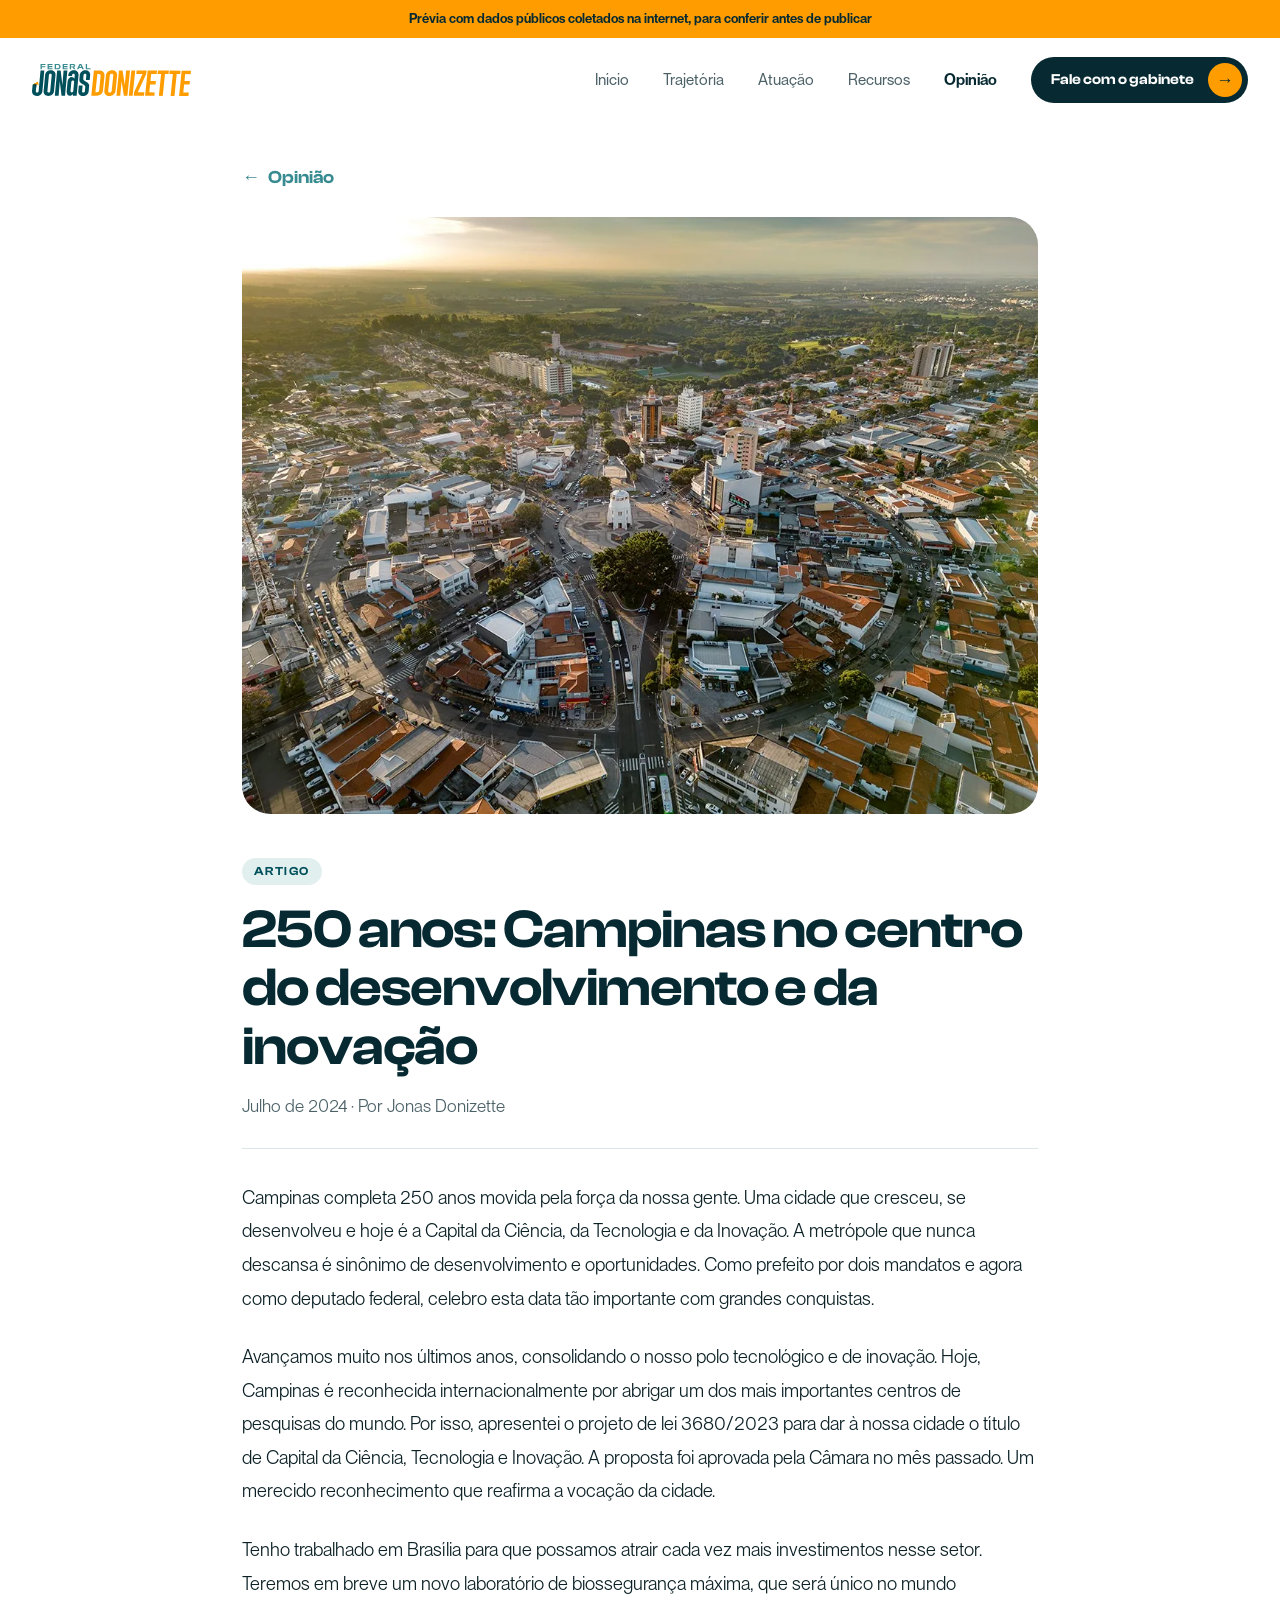
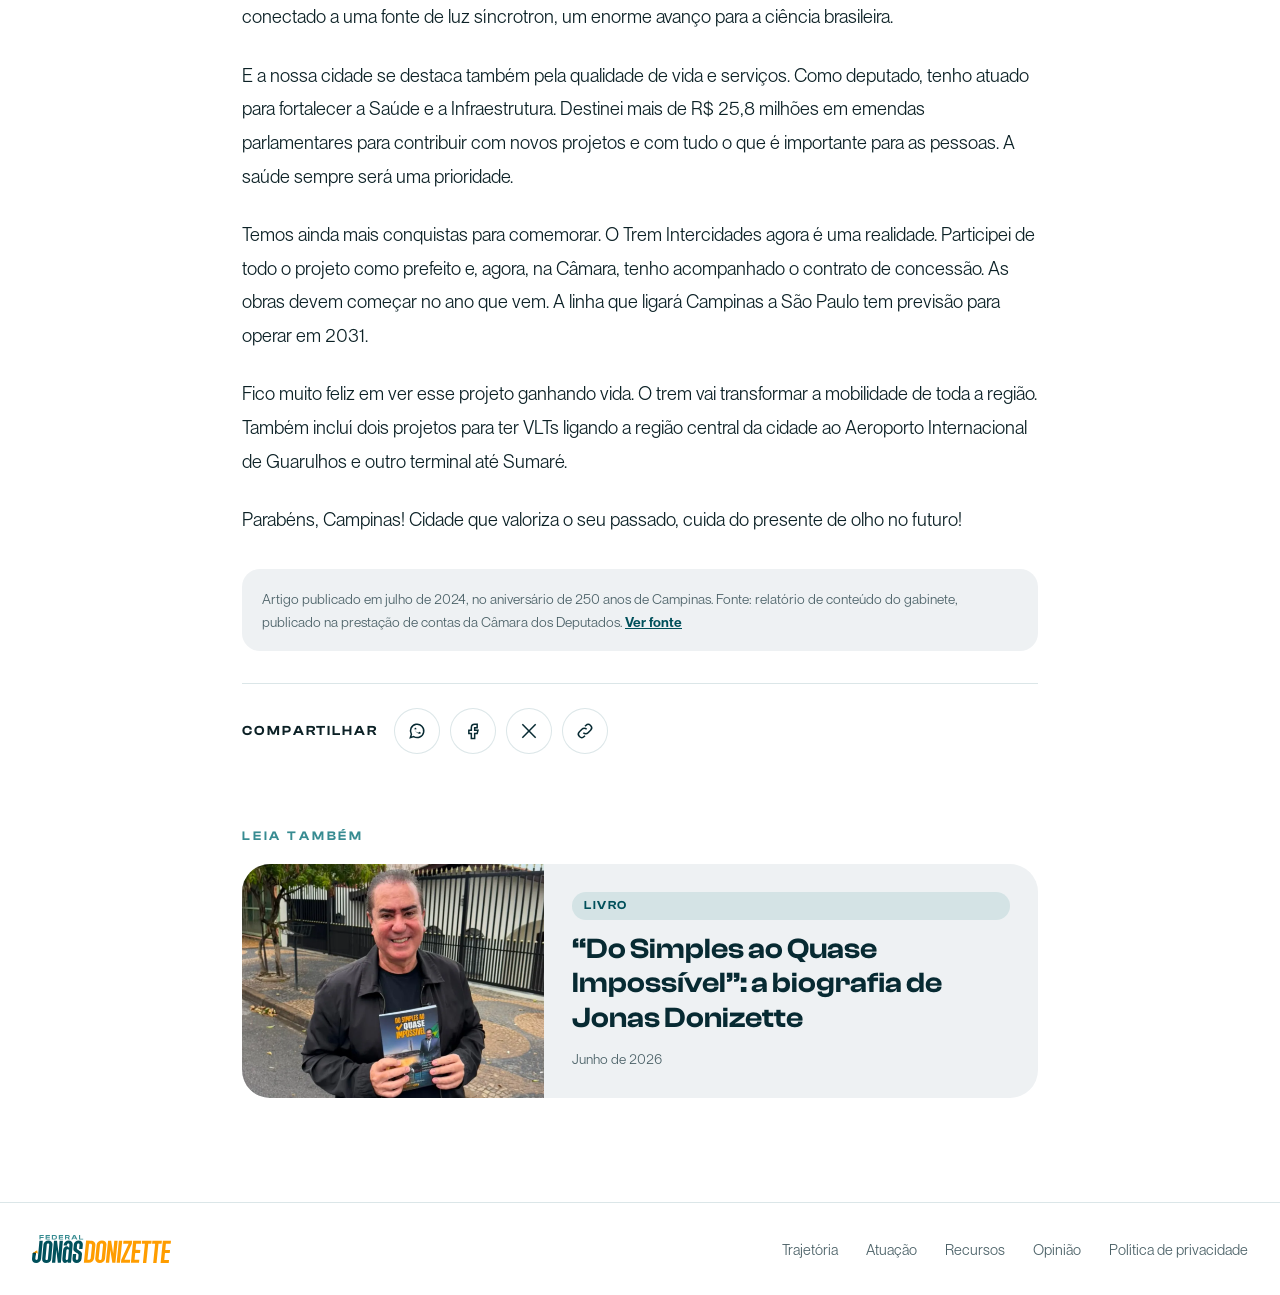
<file: opiniao/250-anos-campinas.html>
<!doctype html>
<html lang="pt-BR">
<head>
  <meta charset="utf-8">
  <meta name="viewport" content="width=device-width, initial-scale=1">
  <title>250 anos: Campinas no centro do desenvolvimento e da inovação — Jonas Donizette</title>
  <meta name="description" content="Campinas completa 250 anos como Capital da Ciência, da Tecnologia e da Inovação. Um balanço do que avançou e do que vem por aí.">
  <link rel="stylesheet" href="../styles.css?v=14">
</head>
<body>
  <a class="skip" href="#conteudo">Pular para o conteúdo</a>
  <div class="previa" role="note">Prévia com dados públicos coletados na internet, para conferir antes de publicar</div>

  <header class="topo" id="topo">
    <div class="container topo-inner">
      <a href="../index.html" class="topo-logo" aria-label="Jonas Donizette — início">
        <img src="../assets/img/logo.svg" alt="Jonas Donizette Federal" width="170" height="34">
      </a>
      <button class="menu-btn" aria-expanded="false" aria-controls="menu" aria-label="Abrir menu">
        <span></span><span></span><span></span>
      </button>
      <nav id="menu" class="menu" aria-label="Principal">
        <a href="../index.html">Início</a>
        <a href="../index.html#trajetoria">Trajetória</a>
        <a href="../index.html#atuacao">Atuação</a>
        <a href="../index.html#recursos">Recursos</a>
        <a href="index.html" aria-current="page">Opinião</a>
        <a href="../index.html#contato" class="pill-seta">Fale com o gabinete <span class="pill-ic" aria-hidden="true">→</span></a>
      </nav>
    </div>
  </header>

  <main id="conteudo" class="artigo">
    <div class="container artigo-largura">
      <a class="voltar" href="index.html"><span aria-hidden="true">←</span> Opinião</a>
      <figure class="artigo-capa entra">
        <img src="../assets/img/capa-250-anos.webp?v=2" alt="Vista aérea de Campinas ao entardecer" width="1200" height="900" fetchpriority="high">
      </figure>
      <header class="artigo-cab entra" style="--atraso:.12s">
        <span class="chip-tag">Artigo</span>
        <h1>250 anos: Campinas no centro do desenvolvimento e da inovação</h1>
        <p class="artigo-meta">Julho de 2024 · Por Jonas Donizette</p>
      </header>
      <article class="artigo-corpo">
          <p>Campinas completa 250 anos movida pela força da nossa gente. Uma cidade que cresceu, se desenvolveu e hoje é a Capital da Ciência, da Tecnologia e da Inovação. A metrópole que nunca descansa é sinônimo de desenvolvimento e oportunidades. Como prefeito por dois mandatos e agora como deputado federal, celebro esta data tão importante com grandes conquistas.</p>
          <p>Avançamos muito nos últimos anos, consolidando o nosso polo tecnológico e de inovação. Hoje, Campinas é reconhecida internacionalmente por abrigar um dos mais importantes centros de pesquisas do mundo. Por isso, apresentei o projeto de lei 3680/2023 para dar à nossa cidade o título de Capital da Ciência, Tecnologia e Inovação. A proposta foi aprovada pela Câmara no mês passado. Um merecido reconhecimento que reafirma a vocação da cidade.</p>
          <p>Tenho trabalhado em Brasília para que possamos atrair cada vez mais investimentos nesse setor. Teremos em breve um novo laboratório de biossegurança máxima, que será único no mundo conectado a uma fonte de luz síncrotron, um enorme avanço para a ciência brasileira.</p>
          <p>E a nossa cidade se destaca também pela qualidade de vida e serviços. Como deputado, tenho atuado para fortalecer a Saúde e a Infraestrutura. Destinei mais de R$ 25,8 milhões em emendas parlamentares para contribuir com novos projetos e com tudo o que é importante para as pessoas. A saúde sempre será uma prioridade.</p>
          <p>Temos ainda mais conquistas para comemorar. O Trem Intercidades agora é uma realidade. Participei de todo o projeto como prefeito e, agora, na Câmara, tenho acompanhado o contrato de concessão. As obras devem começar no ano que vem. A linha que ligará Campinas a São Paulo tem previsão para operar em 2031.</p>
          <p>Fico muito feliz em ver esse projeto ganhando vida. O trem vai transformar a mobilidade de toda a região. Também incluí dois projetos para ter VLTs ligando a região central da cidade ao Aeroporto Internacional de Guarulhos e outro terminal até Sumaré.</p>
          <p>Parabéns, Campinas! Cidade que valoriza o seu passado, cuida do presente de olho no futuro!</p>
      </article>
      <p class="artigo-fonte">Artigo publicado em julho de 2024, no aniversário de 250 anos de Campinas. Fonte: relatório de conteúdo do gabinete, publicado na prestação de contas da Câmara dos Deputados. <a href="https://www.camara.leg.br/cota-parlamentar/documentos/publ/2251/2024/7787215.pdf">Ver fonte</a></p>

          <div class="partilha" data-titulo="250 anos: Campinas no centro do desenvolvimento e da inovação">
            <span>Compartilhar</span>
            <a data-rede="whatsapp" href="#" aria-label="Compartilhar no WhatsApp"><svg viewBox="0 0 24 24" aria-hidden="true"><path d="M4 20l1.3-4A8 8 0 1 1 8 18.7z"/><path d="M9 9.5c.5 2.2 2.3 4 4.5 4.6l1.2-1.1 1.8.8-.4 1.6c-3.8.2-7.2-3.2-7-7l1.6-.4.8 1.8z" class="cheio"/></svg></a>
            <a data-rede="facebook" href="#" aria-label="Compartilhar no Facebook"><svg viewBox="0 0 24 24" aria-hidden="true"><path d="M14 8h3V4h-3a4 4 0 0 0-4 4v3H7v4h3v6h4v-6h3l1-4h-4V8z"/></svg></a>
            <a data-rede="x" href="#" aria-label="Compartilhar no X"><svg viewBox="0 0 24 24" aria-hidden="true"><path d="M4 4l16 16M20 4L4 20"/></svg></a>
            <button type="button" data-rede="copiar" aria-label="Copiar link"><svg viewBox="0 0 24 24" aria-hidden="true"><path d="M10 14a4 4 0 0 0 5.7 0l3-3a4 4 0 0 0-5.7-5.7l-1 1"/><path d="M14 10a4 4 0 0 0-5.7 0l-3 3a4 4 0 0 0 5.7 5.7l1-1"/></svg></button>
          </div>
    </div>

    <section class="leia-tambem">
      <div class="container artigo-largura">
        <p class="meta">Leia também</p>
        <a class="card-artigo card-artigo-linha" href="do-simples-ao-quase-impossivel.html">
          <span class="card-artigo-capa"><img src="../assets/img/capa-biografia.webp?v=2" alt="" loading="lazy" width="1200" height="900"></span>
          <span class="card-artigo-txt"><span class="chip-tag">Livro</span><strong>“Do Simples ao Quase Impossível”: a biografia de Jonas Donizette</strong><small>Junho de 2026</small></span>
        </a>
      </div>
    </section>
  </main>

  <footer class="rodape">
    <div class="container rodape-inner">
      <img src="../assets/img/logo.svg" alt="Jonas Donizette Federal" width="150" height="30" loading="lazy">
      <nav aria-label="Rodapé">
        <a href="../index.html#trajetoria">Trajetória</a>
        <a href="../index.html#atuacao">Atuação</a>
        <a href="../index.html#recursos">Recursos</a>
        <a href="index.html">Opinião</a>
        <a href="#">Política de privacidade</a>
      </nav>
    </div>
  </footer>

  <script src="../main.js?v=13"></script>
</body>
</html>
</file>
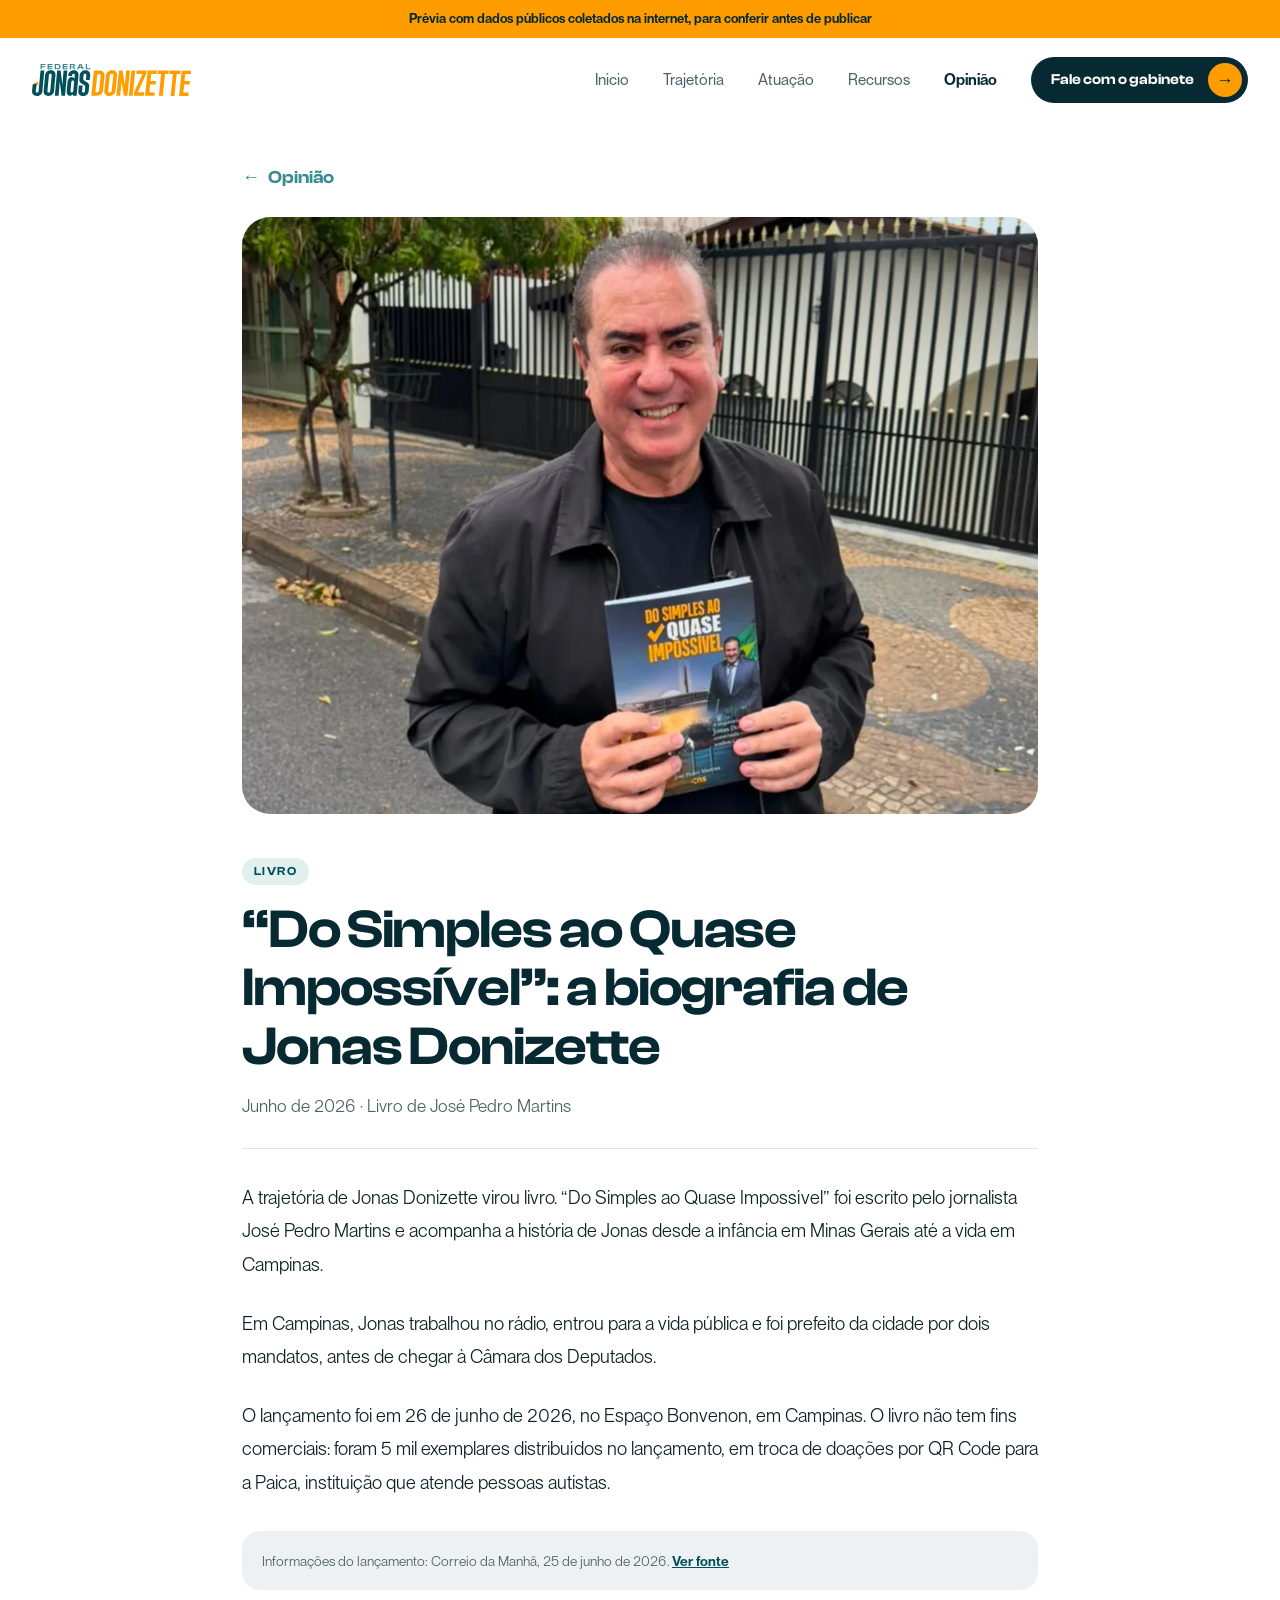
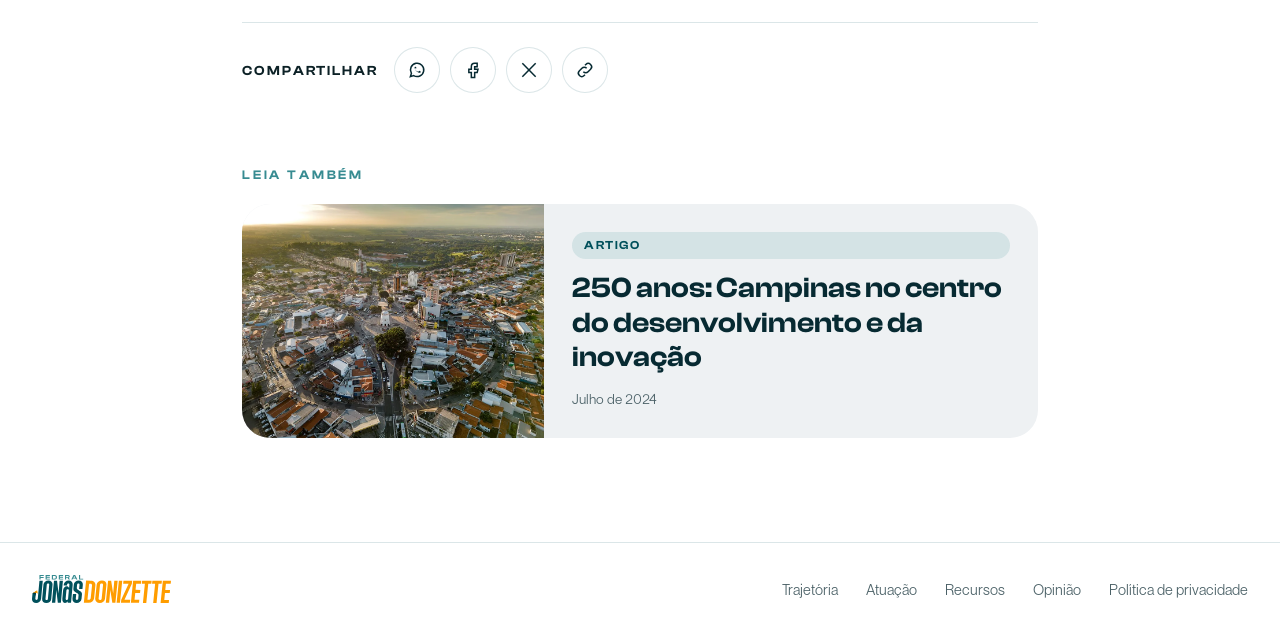
<file: opiniao/do-simples-ao-quase-impossivel.html>
<!doctype html>
<html lang="pt-BR">
<head>
  <meta charset="utf-8">
  <meta name="viewport" content="width=device-width, initial-scale=1">
  <title>Do Simples ao Quase Impossível: a biografia de Jonas Donizette — Jonas Donizette</title>
  <meta name="description" content="Escrito pelo jornalista José Pedro Martins, o livro conta a trajetória de Jonas, da infância em Minas Gerais ao trabalho no rádio e aos dois mandatos como prefeito de Campinas.">
  <link rel="stylesheet" href="../styles.css?v=14">
</head>
<body>
  <a class="skip" href="#conteudo">Pular para o conteúdo</a>
  <div class="previa" role="note">Prévia com dados públicos coletados na internet, para conferir antes de publicar</div>

  <header class="topo" id="topo">
    <div class="container topo-inner">
      <a href="../index.html" class="topo-logo" aria-label="Jonas Donizette — início">
        <img src="../assets/img/logo.svg" alt="Jonas Donizette Federal" width="170" height="34">
      </a>
      <button class="menu-btn" aria-expanded="false" aria-controls="menu" aria-label="Abrir menu">
        <span></span><span></span><span></span>
      </button>
      <nav id="menu" class="menu" aria-label="Principal">
        <a href="../index.html">Início</a>
        <a href="../index.html#trajetoria">Trajetória</a>
        <a href="../index.html#atuacao">Atuação</a>
        <a href="../index.html#recursos">Recursos</a>
        <a href="index.html" aria-current="page">Opinião</a>
        <a href="../index.html#contato" class="pill-seta">Fale com o gabinete <span class="pill-ic" aria-hidden="true">→</span></a>
      </nav>
    </div>
  </header>

  <main id="conteudo" class="artigo">
    <div class="container artigo-largura">
      <a class="voltar" href="index.html"><span aria-hidden="true">←</span> Opinião</a>
      <figure class="artigo-capa entra">
        <img src="../assets/img/capa-biografia.webp?v=2" alt="Jonas Donizette sorrindo, segurando o livro Do Simples ao Quase Impossível" width="1200" height="900" fetchpriority="high">
      </figure>
      <header class="artigo-cab entra" style="--atraso:.12s">
        <span class="chip-tag">Livro</span>
        <h1>“Do Simples ao Quase Impossível”: a biografia de Jonas Donizette</h1>
        <p class="artigo-meta">Junho de 2026 · Livro de José Pedro Martins</p>
      </header>
      <article class="artigo-corpo">
          <p>A trajetória de Jonas Donizette virou livro. “Do Simples ao Quase Impossível” foi escrito pelo jornalista José Pedro Martins e acompanha a história de Jonas desde a infância em Minas Gerais até a vida em Campinas.</p>
          <p>Em Campinas, Jonas trabalhou no rádio, entrou para a vida pública e foi prefeito da cidade por dois mandatos, antes de chegar à Câmara dos Deputados.</p>
          <p>O lançamento foi em 26 de junho de 2026, no Espaço Bonvenon, em Campinas. O livro não tem fins comerciais: foram 5 mil exemplares distribuídos no lançamento, em troca de doações por QR Code para a Paica, instituição que atende pessoas autistas.</p>
      </article>
      <p class="artigo-fonte">Informações do lançamento: Correio da Manhã, 25 de junho de 2026. <a href="https://www.correiodamanha.com.br/nacional/sao-paulo/campinas/2026/06/amp/296978-deputado-e-ex-prefeito-de-campinas-jonas-donizette-lanca-biografia.html">Ver fonte</a></p>

          <div class="partilha" data-titulo="“Do Simples ao Quase Impossível”: a biografia de Jonas Donizette">
            <span>Compartilhar</span>
            <a data-rede="whatsapp" href="#" aria-label="Compartilhar no WhatsApp"><svg viewBox="0 0 24 24" aria-hidden="true"><path d="M4 20l1.3-4A8 8 0 1 1 8 18.7z"/><path d="M9 9.5c.5 2.2 2.3 4 4.5 4.6l1.2-1.1 1.8.8-.4 1.6c-3.8.2-7.2-3.2-7-7l1.6-.4.8 1.8z" class="cheio"/></svg></a>
            <a data-rede="facebook" href="#" aria-label="Compartilhar no Facebook"><svg viewBox="0 0 24 24" aria-hidden="true"><path d="M14 8h3V4h-3a4 4 0 0 0-4 4v3H7v4h3v6h4v-6h3l1-4h-4V8z"/></svg></a>
            <a data-rede="x" href="#" aria-label="Compartilhar no X"><svg viewBox="0 0 24 24" aria-hidden="true"><path d="M4 4l16 16M20 4L4 20"/></svg></a>
            <button type="button" data-rede="copiar" aria-label="Copiar link"><svg viewBox="0 0 24 24" aria-hidden="true"><path d="M10 14a4 4 0 0 0 5.7 0l3-3a4 4 0 0 0-5.7-5.7l-1 1"/><path d="M14 10a4 4 0 0 0-5.7 0l-3 3a4 4 0 0 0 5.7 5.7l1-1"/></svg></button>
          </div>
    </div>

    <section class="leia-tambem">
      <div class="container artigo-largura">
        <p class="meta">Leia também</p>
        <a class="card-artigo card-artigo-linha" href="250-anos-campinas.html">
          <span class="card-artigo-capa"><img src="../assets/img/capa-250-anos.webp?v=2" alt="" loading="lazy" width="1200" height="900"></span>
          <span class="card-artigo-txt"><span class="chip-tag">Artigo</span><strong>250 anos: Campinas no centro do desenvolvimento e da inovação</strong><small>Julho de 2024</small></span>
        </a>
      </div>
    </section>
  </main>

  <footer class="rodape">
    <div class="container rodape-inner">
      <img src="../assets/img/logo.svg" alt="Jonas Donizette Federal" width="150" height="30" loading="lazy">
      <nav aria-label="Rodapé">
        <a href="../index.html#trajetoria">Trajetória</a>
        <a href="../index.html#atuacao">Atuação</a>
        <a href="../index.html#recursos">Recursos</a>
        <a href="index.html">Opinião</a>
        <a href="#">Política de privacidade</a>
      </nav>
    </div>
  </footer>

  <script src="../main.js?v=13"></script>
</body>
</html>
</file>
<file: styles.css>
/* ===== Fontes (licença web: confirmada pelo usuário em 2026-11-02) ===== */
@font-face { font-family: "Agharti"; src: url("assets/fonts/agharti-ultracond-black.ttf") format("truetype"); font-weight: 900; font-display: swap; }
@font-face { font-family: "Clash Display"; src: url("assets/fonts/clash-semibold.otf") format("opentype"); font-weight: 600; font-display: swap; }
@font-face { font-family: "Clash Display"; src: url("assets/fonts/clash-bold.otf") format("opentype"); font-weight: 700; font-display: swap; }
@font-face { font-family: "Standerd"; src: url("assets/fonts/standerd-regular.otf") format("opentype"); font-weight: 400; font-display: swap; }
@font-face { font-family: "Standerd"; src: url("assets/fonts/standerd-medium.otf") format("opentype"); font-weight: 500; font-display: swap; }
@font-face { font-family: "Standerd"; src: url("assets/fonts/standerd-bold.otf") format("opentype"); font-weight: 700; font-display: swap; }

/* ===== Tokens (cores do logo oficial) ===== */
:root {
  --petroleo: #00505b;
  --petroleo-escuro: #072a32;
  --verde: #378b91;
  --laranja: #ff9d00;
  --laranja-2: #e08600;
  --cinza: #eef1f3;          /* fundo dos cards (azul-claro-2 do protótipo, neutro) */
  --branco: #ffffff;
  --tinta: #0c2126;
  --tinta-suave: #4b6167;
  --linha: rgba(0, 80, 91, 0.14);

  --f-nome: "Agharti", "Arial Narrow", sans-serif;
  --f-titulo: "Clash Display", "Arial", sans-serif;
  --f-texto: "Standerd", "Arial", sans-serif;

  --container: 1280px;
  --r-grande: 28px;
  --r: 18px;
  --suave: cubic-bezier(.16, 1, .3, 1);
}

*, *::before, *::after { box-sizing: border-box; }
html { scroll-behavior: smooth; overflow-x: clip; }
body {
  margin: 0; font-family: var(--f-texto); font-size: 1.125rem; line-height: 1.6; overflow-x: clip;
  color: var(--tinta); background: var(--branco); -webkit-font-smoothing: antialiased;
}
img { max-width: 100%; display: block; }
a { color: inherit; }
ul, ol { list-style: none; margin: 0; padding: 0; }
:focus-visible { outline: 3px solid var(--laranja); outline-offset: 3px; }
.container { width: 100%; max-width: var(--container); margin: 0 auto; padding: 0 32px; }
.skip { position: absolute; left: -999px; top: 8px; background: var(--laranja); color: var(--petroleo-escuro); padding: 10px 16px; z-index: 100; }
.skip:focus { left: 8px; }

.previa { background: var(--laranja); color: var(--petroleo-escuro); text-align: center; font-size: .85rem; font-weight: 700; padding: 8px 16px; }
.proj-card { text-decoration: none; }

/* ===== Tipografia ===== */
.meta {
  font-family: var(--f-titulo); font-weight: 600; font-size: .8rem;
  letter-spacing: .22em; text-transform: uppercase; color: var(--verde); margin: 0 0 18px;
}
.titulo { font-family: var(--f-titulo); font-weight: 600; font-size: clamp(2.2rem, 5vw, 4rem); line-height: 1.05; letter-spacing: -.02em; color: var(--petroleo-escuro); margin: 0 0 48px; }
.titulo em { font-style: normal; color: #9aaaae; }
.titulo-caps { font-family: var(--f-titulo); font-weight: 600; font-size: 1.15rem; letter-spacing: .2em; text-transform: uppercase; line-height: 1.35; color: var(--petroleo-escuro); margin: 0 0 16px; }
.traco { display: block; width: 64px; height: 3px; background: var(--laranja); margin: 22px 0; }
.link-seta { font-family: var(--f-titulo); font-weight: 600; font-size: .9rem; letter-spacing: .12em; text-transform: uppercase; color: var(--verde); text-decoration: none; }
.link-seta span { display: inline-block; transition: transform .2s; }
.link-seta:hover span { transform: translateX(4px); }

/* ===== Botões (pílula com círculo, como nas referências) ===== */
.pill-seta {
  display: inline-flex; align-items: center; gap: 14px; min-height: 52px;
  padding: 6px 6px 6px 24px; border-radius: 999px; text-decoration: none;
  font-family: var(--f-titulo); font-weight: 600; font-size: 1rem;
  background: var(--petroleo-escuro); color: var(--branco); transition: transform .2s;
}
.pill-seta:hover { transform: translateY(-2px); }
.pill-ic { display: grid; place-items: center; width: 40px; height: 40px; border-radius: 50%; background: var(--laranja); color: var(--petroleo-escuro); font-size: 1.1rem; }
.pill-laranja { background: var(--laranja); color: var(--petroleo-escuro); }
.pill-laranja .pill-ic { background: var(--petroleo-escuro); color: var(--laranja); }
.pill-linha {
  display: inline-flex; align-items: center; min-height: 52px; padding: 0 24px; border-radius: 999px;
  border: 1.5px solid var(--linha); text-decoration: none; font-family: var(--f-titulo); font-weight: 600; color: var(--petroleo-escuro);
  transition: border-color .2s;
}
.pill-linha:hover { border-color: var(--petroleo); }

/* ===== Menu ===== */
.topo { position: sticky; top: 0; z-index: 50; background: rgba(255,255,255,.9); backdrop-filter: blur(12px); transition: box-shadow .3s; }
.topo.rolou { box-shadow: 0 1px 0 var(--linha); }
.topo-inner { display: flex; align-items: center; justify-content: space-between; height: 84px; }
.topo-logo img { height: 32px; width: auto; }
.menu { display: flex; align-items: center; gap: 34px; }
.menu > a:not(.pill-seta) { font-family: var(--f-texto); font-weight: 500; font-size: 1rem; text-decoration: none; color: var(--tinta-suave); }
.menu > a[aria-current] { color: var(--petroleo-escuro); font-weight: 700; }
.menu > a:not(.pill-seta):hover { color: var(--petroleo-escuro); }
.menu .pill-seta { min-height: 46px; font-size: .92rem; padding-left: 20px; }
.menu .pill-ic { width: 34px; height: 34px; }
.menu-btn { display: none; }

/* ===== Hero ===== */
.hero { padding: 24px 0 24px; }
.hero-card {
  position: relative; background: var(--cinza); border-radius: var(--r-grande); isolation: isolate;
  display: grid; grid-template-columns: 1.1fr 1fr; min-height: 600px; margin-top: 56px;
}
.hero-texto { padding: 44px 0 48px 64px; position: relative; z-index: 2; }
.hero-nome { font-family: var(--f-nome); font-weight: 900; text-transform: uppercase; line-height: .84; margin: 0; color: var(--petroleo); } /* #00505b: o 'cinza' da marca */
.hero-nome span { display: block; font-size: clamp(5rem, 13.5vw, 13.5rem); }
.hero-nome span + span { color: var(--laranja); }
.hero-assinatura { font-family: var(--f-titulo); font-weight: 600; font-size: 1.1rem; letter-spacing: .14em; text-transform: uppercase; color: var(--verde); margin: 26px 0 0; }
.hero-lede { max-width: 36ch; color: var(--tinta-suave); margin: 0 0 30px; }
.hero-acoes { display: flex; flex-wrap: wrap; gap: 12px; }

.hero-foto { position: relative; display: flex; align-items: flex-end; justify-content: center; margin-top: -136px; margin-left: -8%; }
.hero-foto img { position: relative; width: min(128%, 800px); max-width: none; height: auto; filter: drop-shadow(0 30px 50px rgba(7,42,50,.22)); }
.hero-redes { position: absolute; right: 24px; top: 160px; display: flex; flex-direction: column; gap: 10px; z-index: 3; }
.hero-redes a { display: grid; place-items: center; width: 46px; height: 46px; border-radius: 50%; background: rgba(255,255,255,.55); border: 1px solid rgba(255,255,255,.7); backdrop-filter: blur(16px); -webkit-backdrop-filter: blur(16px); color: var(--petroleo-escuro); transition: background .2s; }
.hero-redes a:hover { background: var(--laranja); }
.hero-redes svg { width: 20px; height: 20px; fill: none; stroke: currentColor; stroke-width: 1.8; }
.hero-redes .cheio { fill: currentColor; stroke: none; }

.vidro {
  display: block; position: absolute; z-index: 3; right: 24px; bottom: 24px; width: min(320px, 80%);
  padding: 20px 64px 20px 22px; border-radius: var(--r); text-decoration: none; color: var(--branco);
  background: rgba(7,42,50,.7); border: 1px solid rgba(255,255,255,.3); transform: translateZ(0);
  backdrop-filter: blur(22px) saturate(140%); -webkit-backdrop-filter: blur(22px) saturate(140%);
  box-shadow: 0 20px 40px -24px rgba(7,42,50,.5);
}
.vidro-meta { display: block; font-size: .85rem; opacity: .8; }
.vidro strong { display: block; font-family: var(--f-titulo); font-weight: 600; font-size: 1.15rem; line-height: 1.25; margin-top: 4px; }
.vidro-ic { position: absolute; right: 16px; top: 50%; transform: translateY(-50%); display: grid; place-items: center; width: 40px; height: 40px; border-radius: 10px; background: var(--branco); color: var(--petroleo-escuro); }
@media (prefers-reduced-transparency: reduce) { .vidro { background: var(--petroleo-escuro); backdrop-filter: none; } }

/* desfoque gaussiano: manchas de cor suaves atrás do conteúdo */
.blob { position: absolute; z-index: -1; border-radius: 50%; filter: blur(90px); pointer-events: none; }
.hero-fundo { position: absolute; inset: 0; z-index: -1; border-radius: inherit; overflow: hidden; }
.hero-fundo .blob { z-index: 0; }
.blob-a { width: 520px; height: 520px; right: 6%; bottom: 0; background: var(--verde); opacity: .55; }
.blob-b { width: 360px; height: 360px; right: 30%; top: 10%; background: var(--laranja); opacity: .35; }
.blob-c { width: 420px; height: 420px; left: -80px; bottom: -120px; background: #ffffff; opacity: .9; }

/* números (separados por linhas finas) */
.numeros { display: grid; grid-template-columns: repeat(3, 1fr); padding: 40px 0 0; }
.numero { padding: 0 32px; border-left: 1px solid var(--linha); }
.numero:first-child { border-left: 0; padding-left: 0; }
.numero strong { display: block; font-variant-numeric: tabular-nums; font-family: var(--f-titulo); font-weight: 600; font-size: clamp(2.6rem, 5vw, 4rem); line-height: 1; letter-spacing: -.02em; color: var(--petroleo-escuro); }
.numero span { display: block; margin-top: 10px; font-size: .8rem; font-weight: 700; letter-spacing: .16em; text-transform: uppercase; color: var(--tinta-suave); }
.numeros-fonte { grid-column: 1 / -1; font-size: .85rem; color: #8a9a9e; margin: 24px 0 0; }

/* ===== Faixa de cidades (como a faixa de logos) ===== */
.faixa-cidades { border-top: 1px solid var(--linha); border-bottom: 1px solid var(--linha); margin-top: 56px; }
.faixa-inner { display: flex; align-items: center; gap: 40px; min-height: 104px; }
.faixa-titulo { font-size: .9rem; line-height: 1.3; color: var(--tinta-suave); margin: 0; padding-right: 40px; border-right: 1px solid var(--linha); white-space: nowrap; }
.faixa-lista { display: flex; flex-wrap: wrap; gap: 14px 44px; }
.faixa-lista li { font-family: var(--f-titulo); font-weight: 600; font-size: 1.35rem; color: #9aaaae; }
.faixa-lista li:first-child { color: var(--petroleo); }

/* ===== Ânimo e fé ===== */
.fe { padding: 56px 0 0; }
.fe-box {
  display: flex; align-items: center; justify-content: space-between; gap: 32px;
  padding: 28px 32px; border-radius: var(--r-grande); text-decoration: none;
  background: rgba(255,157,0,.12); border: 1px solid rgba(255,157,0,.35); color: var(--petroleo-escuro);
  transition: background .5s var(--suave), transform .5s var(--suave);
}
.fe-box:hover { background: rgba(255,157,0,.2); transform: translateY(-3px); }
.fe-texto { max-width: 62ch; }
.fe-tag { display: inline-block; margin-bottom: 10px; padding: 3px 10px; border-radius: 999px; background: rgba(255,157,0,.25); font-family: var(--f-titulo); font-weight: 600; font-size: .7rem; letter-spacing: .14em; text-transform: uppercase; color: #7a4a00; }
.fe-frase { margin: 0; font-family: var(--f-titulo); font-weight: 600; font-size: clamp(1.15rem, 2vw, 1.5rem); line-height: 1.3; }
.fe-cta { display: inline-flex; align-items: center; gap: 12px; flex: none; font-family: var(--f-titulo); font-weight: 600; white-space: nowrap; }
.fe-play { display: grid; place-items: center; width: 48px; height: 48px; border-radius: 50%; background: var(--laranja); transition: transform .4s var(--suave); }
.fe-play svg { width: 18px; height: 18px; fill: var(--petroleo-escuro); margin-left: 2px; }
.fe-box:hover .fe-play { transform: scale(1.08); }

/* ===== Seções ===== */
.secao { padding: 120px 0; }
.secao-cinza { background: var(--cinza); }

/* Atuação: intro + 3 colunas numeradas (ref. "Selected projects") */
.atuacao-grid { display: grid; grid-template-columns: 1fr 1fr 1fr 1fr; gap: 28px; align-items: start; }
.atuacao-intro p { color: var(--tinta-suave); margin: 0 0 40px; max-width: 24ch; }
.proj-cab { display: flex; gap: 14px; align-items: flex-start; padding-bottom: 16px; margin-bottom: 18px; border-bottom: 1px solid var(--linha); position: relative; }
.proj-cab::after { content: ""; position: absolute; left: 0; bottom: -1px; width: 40px; height: 2px; background: var(--laranja); }
.proj-n { font-family: var(--f-titulo); font-weight: 600; font-size: 1.2rem; color: var(--petroleo-escuro); }
.proj-cab strong { display: block; font-family: var(--f-titulo); font-weight: 600; font-size: .85rem; letter-spacing: .16em; text-transform: uppercase; color: var(--petroleo-escuro); }
.proj-cab span:not(.proj-n) { font-size: .95rem; color: var(--tinta-suave); }
.proj-card { position: relative; overflow: hidden; isolation: isolate; border-radius: var(--r); padding: 24px; min-height: 280px; display: flex; flex-direction: column; justify-content: flex-end; gap: 10px; color: var(--branco); transition: transform .5s var(--suave), box-shadow .5s var(--suave); }

.proj-card::before { content: ""; position: absolute; z-index: -1; width: 220px; height: 220px; right: -60px; top: -60px; border-radius: 50%; filter: blur(50px); opacity: .7; }
.cor-petroleo { background: var(--petroleo); }
.cor-petroleo::before { background: var(--verde); }
.cor-laranja::before { background: #ffd27a; }
.cor-verde::before { background: #7cc4c8; }
.cor-laranja { background: var(--laranja); color: var(--petroleo-escuro); }
.cor-verde { background: var(--verde); }
.chip { align-self: flex-start; margin-bottom: auto; font-size: .8rem; font-weight: 700; padding: 6px 12px; border-radius: 999px; background: rgba(255,255,255,.22); backdrop-filter: blur(6px); }
.proj-card h3 { font-family: var(--f-titulo); font-weight: 600; font-size: 1.4rem; line-height: 1.2; margin: 0; }
.proj-card p { margin: 0; font-size: 1rem; opacity: .9; }

/* Recursos: faixa escura (ref. Nova Persona) */
.recursos { position: relative; isolation: isolate; overflow: hidden; background: var(--petroleo-escuro); color: var(--branco); padding: 112px 0; }
.recursos-bg { position: absolute; inset: -40px; width: calc(100% + 80px); height: calc(100% + 80px); max-width: none; object-fit: cover; filter: blur(28px) saturate(120%); z-index: -2; }
.recursos::before { content: ""; position: absolute; inset: 0; z-index: -1; background: linear-gradient(120deg, rgba(7,42,50,.92), rgba(0,80,91,.78)); }
.recursos-frase { font-family: var(--f-titulo); font-weight: 600; font-size: clamp(1.8rem, 3.6vw, 2.9rem); line-height: 1.2; letter-spacing: -.01em; max-width: 26ch; margin: 0 0 64px; }
.recursos-frase span { color: #7fa3a8; }
.recursos-linha { display: grid; grid-template-columns: repeat(3, 1fr); align-items: end; gap: 0; margin-bottom: 56px; }
.recursos-thumb { grid-column: 1 / -1; margin: 0 0 48px !important; aspect-ratio: 21 / 6 !important; }
.recursos-thumb { margin: 0 40px 0 0; border-radius: var(--r); overflow: hidden; aspect-ratio: 16 / 9; border: 1px solid rgba(255,255,255,.25); box-shadow: 0 30px 60px -30px rgba(0,0,0,.6); }
.recursos-thumb img { width: 100%; height: 100%; object-fit: cover; }
.recursos-num { padding: 0 32px; border-left: 1px solid rgba(255,255,255,.2); }
.recursos-thumb + .recursos-num { border-left: 0; padding-left: 0; }
.recursos-num strong { display: block; white-space: nowrap; font-family: var(--f-nome); font-weight: 900; font-size: clamp(3.4rem, 6.4vw, 7rem); font-variant-numeric: tabular-nums; line-height: .95; color: var(--laranja); }
.recursos-num span { display: block; margin-top: 8px; color: #b9d3d6; font-size: .95rem; }

/* Trajetória: cards estilo persona */
.traj { display: grid; grid-template-columns: .9fr 1.1fr; gap: 28px; align-items: stretch; }
.traj-foto { position: relative; isolation: isolate; border-radius: var(--r-grande); background: var(--cinza); overflow: hidden; display: flex; align-items: flex-end; justify-content: center; padding-top: 48px; min-height: 560px; }
.traj-foto img { width: 86%; height: auto; object-fit: contain; }
.blob-d { width: 420px; height: 420px; left: 50%; top: 45%; transform: translate(-50%,-50%); background: var(--verde); opacity: .6; filter: blur(80px); }
.traj-foto img { position: relative; }
.traj-fundo { position: absolute; inset: 0; z-index: -1; border-radius: inherit; overflow: hidden; }
@media (min-width: 901px) {
  /* foto "estourada": ele cresce e a cabeça sai por cima do card, como na hero */
  .traj-foto { overflow: visible; padding-top: 0; }
  .traj-foto img { width: 100%; max-width: none; margin-top: -70px; border-bottom-left-radius: var(--r-grande); border-bottom-right-radius: var(--r-grande); }
  .traj-foto .selo { top: 28px; right: 24px; }
}
.vidro-info {
  position: absolute; z-index: 3; transform: translateZ(0); left: 16px; right: 16px; bottom: 16px; padding: 18px 20px; border-radius: var(--r);
  background: rgba(255,255,255,.86); border: 1px solid rgba(255,255,255,.95); color: var(--petroleo-escuro);
  backdrop-filter: blur(20px) saturate(140%); -webkit-backdrop-filter: blur(20px) saturate(140%);
  box-shadow: 0 20px 40px -24px rgba(7,42,50,.45);
}
.vidro-info-topo { display: flex; align-items: center; justify-content: space-between; gap: 12px; flex-wrap: wrap; }
.vidro-info-topo strong { font-family: var(--f-titulo); font-weight: 600; font-size: 1.2rem; }
.chip-laranja { font-size: .75rem; font-weight: 700; padding: 5px 10px; border-radius: 999px; background: var(--laranja); color: var(--petroleo-escuro); }
.vidro-info dl { display: grid; grid-template-columns: repeat(3, auto); justify-content: start; gap: 24px; margin: 12px 0 0; padding-top: 12px; border-top: 1px solid var(--linha); }
.vidro-info dt { font-size: .78rem; color: var(--tinta-suave); }
.vidro-info dd { margin: 0; font-weight: 700; font-size: .95rem; }
@media (prefers-reduced-transparency: reduce) { .vidro-info { background: var(--branco); backdrop-filter: none; } }
.traj-card { background: var(--cinza); border-radius: var(--r-grande); padding: 44px; display: flex; flex-direction: column; justify-content: space-between; gap: 32px; }
.traj-card h3 { font-family: var(--f-titulo); font-weight: 600; font-size: clamp(1.9rem, 3vw, 2.6rem); line-height: 1.1; color: var(--petroleo-escuro); margin: 0 0 14px; }
.traj-bio { color: var(--tinta-suave); margin: 0; max-width: 46ch; }
.etapas { display: grid; grid-template-columns: 1fr 1fr; gap: 12px; }
.etapas li { background: var(--branco); border-radius: var(--r); padding: 18px 20px; display: flex; flex-direction: column; gap: 2px; }
.etapa-n { font-family: var(--f-nome); font-weight: 900; font-size: 2.2rem; line-height: 1; color: var(--laranja); margin-bottom: 8px; }
.etapas strong { font-family: var(--f-titulo); font-weight: 600; font-size: 1.1rem; color: var(--petroleo-escuro); line-height: 1.2; }
.etapas li > span:last-child { font-size: .95rem; color: var(--tinta-suave); }
.etapas .etapa-atual { background: var(--petroleo); }
.etapa-atual strong { color: var(--branco); }
.etapas .etapa-atual > span:last-child { color: #b9d3d6; }
.traj-rodape { display: flex; align-items: center; justify-content: space-between; gap: 16px; flex-wrap: wrap; padding-top: 24px; border-top: 1px solid var(--linha); }
.livro { display: flex; align-items: center; gap: 14px; text-decoration: none; font-family: var(--f-titulo); font-weight: 600; color: var(--petroleo-escuro); }
.livro small { display: block; font-family: var(--f-texto); font-weight: 500; font-size: .8rem; color: var(--tinta-suave); }
.livro-ic { display: grid; place-items: center; width: 46px; height: 46px; border-radius: 12px; background: var(--branco); }
.livro-ic svg { width: 22px; height: 22px; fill: none; stroke: var(--petroleo); stroke-width: 1.8; }

/* Opinião */
.opiniao-grid { display: grid; grid-template-columns: 1fr 3fr; gap: 56px; }
.opiniao-grid > div p { color: var(--tinta-suave); margin: 0 0 32px; }
.artigos li { border-top: 1px solid var(--linha); }
.artigos li:last-child { border-bottom: 1px solid var(--linha); }
.artigos a { display: grid; grid-template-columns: 180px 1fr auto; gap: 24px; align-items: center; padding: 28px 0; text-decoration: none; }
.artigo-data { font-size: .9rem; color: var(--tinta-suave); }
.artigos strong { font-family: var(--f-titulo); font-weight: 600; font-size: clamp(1.25rem, 2.2vw, 1.7rem); line-height: 1.2; color: var(--petroleo-escuro); }
.artigo-ic { display: grid; place-items: center; width: 44px; height: 44px; border-radius: 50%; border: 1.5px solid var(--linha); color: var(--petroleo); transition: background .2s, color .2s; }
.artigos a:hover .artigo-ic { background: var(--laranja); border-color: var(--laranja); color: var(--petroleo-escuro); }

/* Contato (ref. "Let's connect") */
.contato-grid { display: grid; grid-template-columns: .9fr 1.3fr 1.1fr; gap: 56px; align-items: center; }
.contato-grid > div p { color: var(--tinta-suave); margin: 0; }
.contato-lista { border-left: 1px solid var(--linha); padding-left: 56px; display: grid; gap: 22px; }
.contato-lista li { display: flex; gap: 18px; align-items: center; }
.contato-lista small { display: block; font-size: .75rem; font-weight: 700; letter-spacing: .16em; text-transform: uppercase; color: var(--petroleo-escuro); }
.contato-ic svg { width: 28px; height: 28px; fill: none; stroke: var(--verde); stroke-width: 1.6; }
.redes-box {
  position: relative; isolation: isolate; overflow: hidden; border-radius: var(--r-grande); padding: 28px;
  background: var(--petroleo-escuro); color: var(--branco); display: flex; flex-direction: column; gap: 6px;
}
.blob-e { width: 260px; height: 260px; right: -80px; top: -90px; background: var(--verde); opacity: .9; filter: blur(60px); }
.redes-box .meta-laranja { color: var(--laranja); margin: 0 0 4px; }
.redes-handle { font-family: var(--f-titulo); font-weight: 600; font-size: 1.6rem; line-height: 1.1; }
.redes-box .redes-txt { margin: 0 0 18px; color: #b9d3d6; font-size: 1rem; }
.redes-rodape { display: flex; align-items: center; justify-content: space-between; gap: 12px; flex-wrap: wrap; }
.redes-ics { display: flex; gap: 8px; }
.redes-ics a { display: grid; place-items: center; width: 44px; height: 44px; border-radius: 50%; background: rgba(255,255,255,.1); border: 1px solid rgba(255,255,255,.2); color: var(--branco); backdrop-filter: blur(10px); transition: background .2s, color .2s; }
.redes-ics a:hover { background: var(--laranja); color: var(--petroleo-escuro); }
.redes-ics svg { width: 19px; height: 19px; fill: none; stroke: currentColor; stroke-width: 1.8; }
.redes-ics .cheio { fill: currentColor; stroke: none; }
.redes-box .pill-seta { min-height: 46px; }
.redes-box .pill-ic { width: 34px; height: 34px; }

/* Rodapé */
.rodape { border-top: 1px solid var(--linha); padding: 32px 0; }
.rodape-inner { display: flex; align-items: center; justify-content: space-between; gap: 24px; flex-wrap: wrap; }
.rodape img { height: 28px; width: auto; }
.rodape nav { display: flex; flex-wrap: wrap; gap: 8px 28px; }
.rodape nav a { text-decoration: none; font-size: .95rem; color: var(--tinta-suave); }
.rodape nav a:hover { color: var(--petroleo); }

/* Revelação ao rolar */
.reveal { opacity: 0; transform: translateY(40px) scale(.985); filter: blur(8px); transition: opacity 1s var(--suave), transform 1.1s var(--suave), filter 1s var(--suave); transition-delay: var(--atraso, 0s); }
.reveal.visivel { opacity: 1; transform: none; filter: none; }
/* entrada da hero ao carregar */
.entra { opacity: 0; transform: translateY(32px); filter: blur(10px); animation: entra 1.2s var(--suave) forwards; animation-delay: var(--atraso, 0s); }
@keyframes entra { to { opacity: 1; transform: none; filter: none; } }

/* ===== Tablet ===== */
@media (max-width: 1080px) {
  .atuacao-grid { grid-template-columns: 1fr 1fr 1fr; }
  .atuacao-intro { grid-column: 1 / -1; }
  .contato-grid { grid-template-columns: 1fr 1fr; }
  .redes-box { grid-column: 1 / -1; }
}

/* ===== Celular / tablet pequeno ===== */
@media (max-width: 900px) {
  .container { padding: 0 20px; }
  .menu-btn { display: flex; flex-direction: column; justify-content: center; gap: 5px; width: 48px; height: 48px; border: 0; background: transparent; cursor: pointer; padding: 12px; }
  .menu-btn span { display: block; height: 2px; background: var(--petroleo-escuro); border-radius: 2px; transition: transform .25s, opacity .25s; }
  .menu-btn[aria-expanded="true"] span:nth-child(1) { transform: translateY(7px) rotate(45deg); }
  .menu-btn[aria-expanded="true"] span:nth-child(2) { opacity: 0; }
  .menu-btn[aria-expanded="true"] span:nth-child(3) { transform: translateY(-7px) rotate(-45deg); }
  .menu { position: fixed; top: 84px; left: 0; right: 0; height: calc(100dvh - 84px); flex-direction: column; align-items: flex-start; gap: 4px; padding: 24px 20px; background: var(--branco); transform: translateX(100%); transition: transform .3s ease; visibility: hidden; }
  .menu.aberto { transform: none; visibility: visible; }
  .menu > a:not(.pill-seta) { font-family: var(--f-titulo); font-weight: 600; font-size: 1.6rem; padding: 10px 0; color: var(--petroleo-escuro); }
  .menu .pill-seta { margin-top: 16px; }

  .hero { padding-top: 24px; }
  .hero-card { grid-template-columns: 1fr; min-height: 0; margin-top: 0; overflow: hidden; }
  .hero-texto { padding: 36px 24px 8px; }
  .hero-nome span { font-size: clamp(4.4rem, 30vw, 10rem); }
  .hero-foto { min-height: 420px; margin: -24px 0 0; }
  .hero-foto img { width: 124%; margin-top: 0; filter: none; }
  .hero-redes { top: 16px; right: 16px; }
  .vidro { right: 16px; bottom: 16px; left: 16px; width: auto; }

  .numeros { grid-template-columns: 1fr; gap: 24px; }
  .numero, .numero:first-child { border-left: 3px solid var(--laranja); padding: 0 0 0 18px; }

  .fe-box { flex-direction: column; align-items: flex-start; gap: 18px; padding: 24px; }
  .faixa-inner { flex-direction: column; align-items: flex-start; gap: 16px; padding: 28px 20px; }
  .faixa-titulo { border-right: 0; padding-right: 0; }
  .faixa-lista { gap: 8px 24px; }
  .faixa-lista li { font-size: 1.1rem; }

  .secao { padding: 80px 0; }
  .atuacao-grid { grid-template-columns: 1fr; gap: 40px; }
  .atuacao-intro p { margin-bottom: 20px; }
  .proj-card { min-height: 220px; }

  .recursos { padding: 80px 0; }
  .recursos-frase { margin-bottom: 40px; }
  .recursos-linha { grid-template-columns: 1fr; gap: 28px; margin-bottom: 40px; }
  .recursos-thumb { margin: 0; }
  .recursos-num, .recursos-thumb + .recursos-num { border-left: 3px solid var(--laranja); padding: 0 0 0 18px; }
  .recursos-thumb { margin-bottom: 8px !important; aspect-ratio: 16 / 9 !important; }

  .traj { grid-template-columns: 1fr; }
  .traj-foto { min-height: 0; aspect-ratio: 4 / 5; }
  .traj-card { padding: 32px 22px; }
  .etapas li { padding: 16px; }

  .opiniao-grid { grid-template-columns: 1fr; gap: 24px; }
  .artigos a { grid-template-columns: 1fr auto; gap: 8px 16px; }
  .artigo-data { grid-column: 1 / -1; }

  .contato-grid { grid-template-columns: 1fr; gap: 32px; }
  .contato-lista { border-left: 0; padding-left: 0; }
  .contato-lista div { overflow-wrap: anywhere; }
  .rodape-inner { flex-direction: column; align-items: flex-start; }
}
@media (max-width: 560px) {
  .vidro-info { padding: 14px 16px; }
  .vidro-info dl { gap: 14px; }
  .vidro-info dd { font-size: .85rem; }
  .vidro-info-topo strong { font-size: 1.05rem; }
  .hero-acoes > a { width: 100%; justify-content: space-between; }
  .pill-linha { justify-content: center !important; }
}

/* ===== Páginas de Opinião ===== */
.pagina-cab { padding: 72px 0 8px; }
.pagina-cab .titulo { margin-bottom: 16px; }
.pagina-lede { color: var(--tinta-suave); max-width: 52ch; margin: 0; }
.secao-topo-0 { padding-top: 48px; }
.chip-tag { display: inline-block; padding: 4px 12px; border-radius: 999px; background: rgba(55,139,145,.14); color: var(--petroleo); font-family: var(--f-titulo); font-weight: 600; font-size: .75rem; letter-spacing: .12em; text-transform: uppercase; }

.grade-artigos { display: grid; grid-template-columns: repeat(2, 1fr); gap: 28px; }
.card-artigo { display: flex; flex-direction: column; text-decoration: none; color: inherit; background: var(--cinza); border-radius: var(--r-grande); overflow: hidden; transition: transform .6s var(--suave), box-shadow .6s var(--suave); }
.card-artigo-capa { display: block; aspect-ratio: 4 / 3; overflow: hidden; }
.card-artigo-capa img { width: 100%; height: 100%; object-fit: cover; transition: transform .8s var(--suave); }
.card-artigo-txt { display: flex; flex-direction: column; gap: 12px; padding: 28px; }
.card-artigo-topo { display: flex; align-items: center; justify-content: space-between; gap: 12px; }
.card-artigo-topo small, .card-artigo-txt small { color: var(--tinta-suave); font-size: .9rem; }
.card-artigo strong { font-family: var(--f-titulo); font-weight: 600; font-size: clamp(1.35rem, 2.4vw, 1.8rem); line-height: 1.2; color: var(--petroleo-escuro); }
.card-artigo-resumo { color: var(--tinta-suave); }
@media (hover: hover) {
  .card-artigo:hover { transform: translateY(-6px); box-shadow: 0 34px 50px -30px rgba(7,42,50,.45); }
  .card-artigo:hover .card-artigo-capa img { transform: scale(1.05); }
}

.artigo { padding: 40px 0 0; }
.artigo-largura { max-width: 860px; }
.voltar { display: inline-flex; gap: 8px; font-family: var(--f-titulo); font-weight: 600; color: var(--verde); text-decoration: none; margin-bottom: 24px; }
.artigo-capa { margin: 0 0 40px; border-radius: var(--r-grande); overflow: hidden; aspect-ratio: 4 / 3; background: var(--cinza); }
.artigo-capa img { width: 100%; height: 100%; object-fit: cover; }
.artigo-cab h1 { font-family: var(--f-titulo); font-weight: 600; font-size: clamp(2rem, 4.6vw, 3.4rem); line-height: 1.08; letter-spacing: -.02em; color: var(--petroleo-escuro); margin: 16px 0 14px; }
.artigo-meta { color: var(--tinta-suave); margin: 0 0 32px; padding-bottom: 28px; border-bottom: 1px solid var(--linha); }
.artigo-corpo p { font-size: 1.2rem; line-height: 1.75; color: var(--tinta); margin: 0 0 1.3em; max-width: 68ch; }
.artigo-fonte { font-size: .9rem; color: var(--tinta-suave); padding: 18px 20px; border-radius: var(--r); background: var(--cinza); margin: 32px 0; }
.artigo-fonte a { color: var(--petroleo); font-weight: 700; }
.partilha { display: flex; align-items: center; gap: 10px; flex-wrap: wrap; padding: 24px 0 8px; border-top: 1px solid var(--linha); }
.partilha span { font-family: var(--f-titulo); font-weight: 600; font-size: .85rem; letter-spacing: .14em; text-transform: uppercase; margin-right: 6px; }
.partilha a, .partilha button { display: grid; place-items: center; width: 46px; height: 46px; border-radius: 50%; border: 1.5px solid var(--linha); background: var(--branco); color: var(--petroleo-escuro); cursor: pointer; transition: background .3s, color .3s, border-color .3s; }
.partilha a:hover, .partilha button:hover { background: var(--laranja); border-color: var(--laranja); }
.partilha svg { width: 20px; height: 20px; fill: none; stroke: currentColor; stroke-width: 1.8; }
.partilha .cheio { fill: currentColor; stroke: none; }
.partilha .copiado { background: var(--petroleo); color: var(--branco); border-color: var(--petroleo); }
.leia-tambem { padding: 64px 0 104px; }
.card-artigo-linha { flex-direction: row; }
.card-artigo-linha .card-artigo-capa { width: 38%; flex: none; }
.card-artigo-linha .card-artigo-txt { justify-content: center; }
@media (max-width: 900px) {
  .grade-artigos { grid-template-columns: 1fr; }
  .pagina-cab { padding-top: 40px; }
  .artigo-capa { margin-bottom: 28px; border-radius: var(--r); }
  .artigo-corpo p { font-size: 1.125rem; }
  .card-artigo-linha { flex-direction: column; }
  .card-artigo-linha .card-artigo-capa { width: 100%; }
  .card-artigo-txt { padding: 22px; }
}

/* ===== Efeitos ===== */
/* 1. máquina de escrever: o texto ainda não escrito fica invisível, mas ocupa o espaço (nada pula) */
.escr-resto { visibility: hidden; }
.escr-cursor { display: inline-block; width: 2px; height: 1.05em; margin: 0 1px -0.15em; background: currentColor; animation: piscar 1s steps(1) infinite; }
@keyframes piscar { 50% { opacity: 0; } }

/* 4. selo de texto circular (exceção aprovada ao "nada girando") */
.selo { position: absolute; z-index: 4; top: 24px; right: 24px; width: 150px; height: 150px; perspective: 400px; color: var(--petroleo-escuro); cursor: default; }
.selo-tilt { position: absolute; inset: 0; transform-style: preserve-3d; transform: rotateX(var(--srx, 0deg)) rotateY(var(--sry, 0deg)); transition: transform .5s var(--suave); }
.selo-anel { position: absolute; inset: 0; }
.selo-letra { position: absolute; inset: 0; text-align: center; font-family: var(--f-titulo); font-weight: 600; font-size: 16.5px; line-height: 1; white-space: pre; }
.selo-centro { position: absolute; inset: 50% auto auto 50%; width: 54px; height: 54px; margin: -27px 0 0 -27px; display: grid; place-items: center; border-radius: 50%; background: var(--laranja); box-shadow: 0 10px 24px -10px rgba(7,42,50,.5); }
.selo-centro svg { width: 22px; height: 22px; fill: none; stroke: var(--petroleo-escuro); stroke-width: 2.4; stroke-linecap: round; stroke-linejoin: round; }
@media (max-width: 560px) {
  .selo { width: 112px; height: 112px; top: 16px; right: 16px; }
  .selo-letra { font-size: 13px; }
  .selo-centro { width: 42px; height: 42px; margin: -21px 0 0 -21px; }
  .selo-centro svg { width: 18px; height: 18px; }
}

@media (hover: hover) {
  /* 2. zoom com leve giro e sombra suave */
  .proj-card, .redes-box { transition: transform .6s var(--suave), box-shadow .6s var(--suave); }
  .proj-card:hover { transform: scale(1.04) rotate(-1.2deg); box-shadow: 0 34px 50px -26px rgba(7,42,50,.5); }
  .redes-box:hover { transform: scale(1.03) rotate(1deg); box-shadow: 0 34px 50px -26px rgba(7,42,50,.55); }

  /* 3. inclinação 3D que segue o mouse (ângulo controlado pelo JS) */
  [data-tilt-grupo] { perspective: 600px; }
  .hero-redes li { perspective: 300px; }
  [data-tilt-grupo] > a, [data-tilt-grupo] > li > a {
    transform: rotateX(var(--rx, 0deg)) rotateY(var(--ry, 0deg)) translateZ(0);
    box-shadow: var(--sx, 0px) var(--sy, 6px) 18px -8px rgba(7,42,50,.35);
    transition: transform .35s var(--suave), box-shadow .35s var(--suave);
    will-change: transform;
  }
  [data-tilt-grupo] > a.inclinando, [data-tilt-grupo] > li > a.inclinando { transition-duration: .08s; }
  .hero-acoes[data-tilt-grupo] > a:hover { transform: rotateX(var(--rx, 0deg)) rotateY(var(--ry, 0deg)) translateY(-2px); }
}

@media (prefers-reduced-motion: reduce) {
  html { scroll-behavior: auto; }
  *, *::before, *::after { transition: none !important; animation: none !important; }
  .reveal, .entra { opacity: 1; transform: none; filter: none; }
}
</file>
<file: links/links.css>
/* Página de links (link da bio). Usa as fontes e variáveis do ../styles.css */
body.links { margin: 0; min-height: 100svh; background: var(--petroleo-escuro); color: var(--branco); }
.links-fundo { position: fixed; inset: 0; z-index: -1; overflow: hidden; pointer-events: none; }
.bg-a { width: 520px; height: 520px; left: -160px; top: 8%; background: var(--verde); opacity: .35; }
.bg-b { width: 420px; height: 420px; right: -140px; top: 48%; background: var(--laranja); opacity: .16; }

.pagina { max-width: 440px; margin: 0 auto; padding: 20px 16px 120px; display: flex; flex-direction: column; gap: 16px; }

/* ----- Perfil: card com foto e vidro embaixo ----- */
.perfil {
  position: relative; isolation: isolate; overflow: hidden; border-radius: 32px; aspect-ratio: 4 / 5;
  background:
    radial-gradient(circle at 78% 22%, rgba(55,139,145,.95), transparent 58%),
    radial-gradient(circle at 16% 14%, rgba(255,157,0,.5), transparent 46%),
    #0b3b46;
  border: 1px solid rgba(255,255,255,.16);
  box-shadow: 0 40px 60px -40px rgba(0,0,0,.75);
}
.perfil img { position: absolute; left: 50%; bottom: 0; width: 118%; max-width: none; height: auto; transform: translateX(-50%); }
.perfil-info { position: absolute; z-index: 2; isolation: isolate; left: 0; right: 0; bottom: 0; padding: 72px 18px 18px; display: grid; gap: 6px; }
.perfil-info::before {
  content: ""; position: absolute; inset: 0; z-index: -1;
  background: linear-gradient(to top, rgba(7,42,50,.96) 0%, rgba(7,42,50,.78) 55%, rgba(7,42,50,0) 100%);
  -webkit-backdrop-filter: blur(14px); backdrop-filter: blur(14px);
  -webkit-mask-image: linear-gradient(to top, #000 62%, transparent); mask-image: linear-gradient(to top, #000 62%, transparent);
}
.perfil h1 { display: flex; align-items: center; gap: 8px; margin: 0; font-family: var(--f-titulo); font-weight: 600; font-size: 1.7rem; line-height: 1.1; letter-spacing: -.01em; }
.selo-ok { width: 24px; height: 24px; flex: none; }
.perfil-desc { margin: 0; color: rgba(255,255,255,.82); font-size: 1rem; line-height: 1.4; max-width: 30ch; }
.perfil-linha { display: flex; align-items: center; justify-content: space-between; flex-wrap: wrap; gap: 12px; margin-top: 10px; }
.stats { display: flex; gap: 14px; margin: 0; padding: 0; list-style: none; }
.stat { display: flex; flex-direction: column; gap: 2px; line-height: 1.1; }
.stat-n { display: inline-flex; align-items: center; gap: 5px; font-family: var(--f-titulo); font-weight: 700; font-size: 1.08rem; }
.stat-n svg { width: 16px; height: 16px; fill: none; stroke: var(--laranja); stroke-width: 1.8; stroke-linecap: round; stroke-linejoin: round; }
.stat-l { font-size: .7rem; white-space: nowrap; color: rgba(255,255,255,.72); }
.btn-site { display: inline-flex; align-items: center; gap: 10px; min-height: 46px; padding: 4px 4px 4px 18px; border-radius: 999px; background: var(--laranja); color: var(--petroleo-escuro); text-decoration: none; font-family: var(--f-titulo); font-weight: 600; font-size: .98rem; white-space: nowrap; }
.btn-site-ic { display: grid; place-items: center; width: 38px; height: 38px; border-radius: 50%; background: var(--petroleo-escuro); color: var(--laranja); }

/* ----- Ânimo e fé ----- */
.fl { display: grid; gap: 12px; padding: 20px; border-radius: 24px; text-decoration: none; color: var(--branco); background: rgba(255,157,0,.14); border: 1px solid rgba(255,157,0,.42); transition: background .4s var(--suave); }
.fl-tag { justify-self: start; padding: 3px 10px; border-radius: 999px; background: rgba(255,157,0,.28); color: #ffd9a0; font-family: var(--f-titulo); font-weight: 600; font-size: .7rem; letter-spacing: .14em; text-transform: uppercase; }
.fl-frase { font-family: var(--f-titulo); font-weight: 600; font-size: 1.2rem; line-height: 1.3; }
.fl-cta { display: inline-flex; align-items: center; gap: 12px; font-family: var(--f-titulo); font-weight: 600; font-size: .95rem; }
.fl-play { display: grid; place-items: center; width: 44px; height: 44px; border-radius: 50%; background: var(--laranja); }
.fl-play svg { width: 16px; height: 16px; margin-left: 2px; fill: var(--petroleo-escuro); }

/* ----- Listas de links ----- */
.sec { margin: 12px 0 0; font-family: var(--f-titulo); font-weight: 600; font-size: .78rem; letter-spacing: .2em; text-transform: uppercase; color: rgba(255,255,255,.62); }
.lista { display: grid; gap: 10px; margin: 0; padding: 0; list-style: none; }
.lk {
  display: flex; align-items: center; gap: 14px; min-height: 66px; padding: 12px 16px; border-radius: 20px; text-decoration: none; color: var(--branco);
  background: rgba(255,255,255,.08); border: 1px solid rgba(255,255,255,.15);
  -webkit-backdrop-filter: blur(12px); backdrop-filter: blur(12px);
  transition: background .35s var(--suave), border-color .35s var(--suave);
}
.lk-ic { display: grid; place-items: center; flex: none; width: 42px; height: 42px; border-radius: 13px; background: rgba(255,255,255,.12); }
.lk-ic svg { width: 21px; height: 21px; fill: none; stroke: currentColor; stroke-width: 1.8; stroke-linecap: round; stroke-linejoin: round; }
.lk-ic .cheio { fill: currentColor; stroke: none; }
.lk-txt { display: flex; flex-direction: column; min-width: 0; line-height: 1.2; }
.lk-txt strong { font-family: var(--f-titulo); font-weight: 600; font-size: 1.05rem; }
.lk-txt small { font-size: .82rem; color: rgba(255,255,255,.7); }
.lk-seta { margin-left: auto; color: var(--laranja); font-size: 1.1rem; transition: transform .35s var(--suave); }
.lk[aria-disabled="true"] { cursor: default; }

/* ----- Rodapé e WhatsApp fixo ----- */
.links-rodape { margin-top: 20px; text-align: center; }
.links-rodape img { height: 28px; width: auto; margin: 0 auto 10px; filter: brightness(0) invert(1); opacity: .9; }
.links-rodape p { margin: 0; font-size: .78rem; line-height: 1.5; color: rgba(255,255,255,.55); }
.zap-caixa { position: fixed; left: 0; right: 0; bottom: 14px; z-index: 20; display: flex; justify-content: center; padding: 0 16px; pointer-events: none; }
.zap { pointer-events: auto; display: flex; align-items: center; justify-content: center; gap: 10px; width: 100%; max-width: 408px; min-height: 56px; padding: 0 18px; border-radius: 999px; text-decoration: none; background: #25d366; color: #05301a; font-family: var(--f-titulo); font-weight: 600; font-size: 1rem; box-shadow: 0 18px 30px -14px rgba(0,0,0,.65); }
.zap svg { width: 22px; height: 22px; flex: none; fill: none; stroke: currentColor; stroke-width: 1.9; stroke-linecap: round; stroke-linejoin: round; }
.zap .cheio { fill: currentColor; stroke: none; }

/* ----- Efeitos só com mouse ----- */
@media (hover: hover) {
  .tilt { transform: perspective(600px) rotateX(var(--rx, 0deg)) rotateY(var(--ry, 0deg)); transition: transform .35s var(--suave), background .35s var(--suave); will-change: transform; }
  .tilt.inclinando { transition-duration: .08s; }
  .lk:hover { background: rgba(255,255,255,.14); border-color: rgba(255,157,0,.55); }
  .lk:hover .lk-seta { transform: translate(3px, -3px); }
  .fl:hover { background: rgba(255,157,0,.22); }
}
@media (min-width: 700px) {
  .pagina { padding-top: 40px; }
}
@media (max-width: 380px) {
  .perfil { aspect-ratio: 3 / 4.7; }
  .perfil h1 { font-size: 1.5rem; }
  .perfil-desc { font-size: .92rem; }
}
@media (max-width: 340px) {
  .perfil h1 { font-size: 1.35rem; }
  .perfil-info { padding: 64px 16px 16px; }
}
</file>
